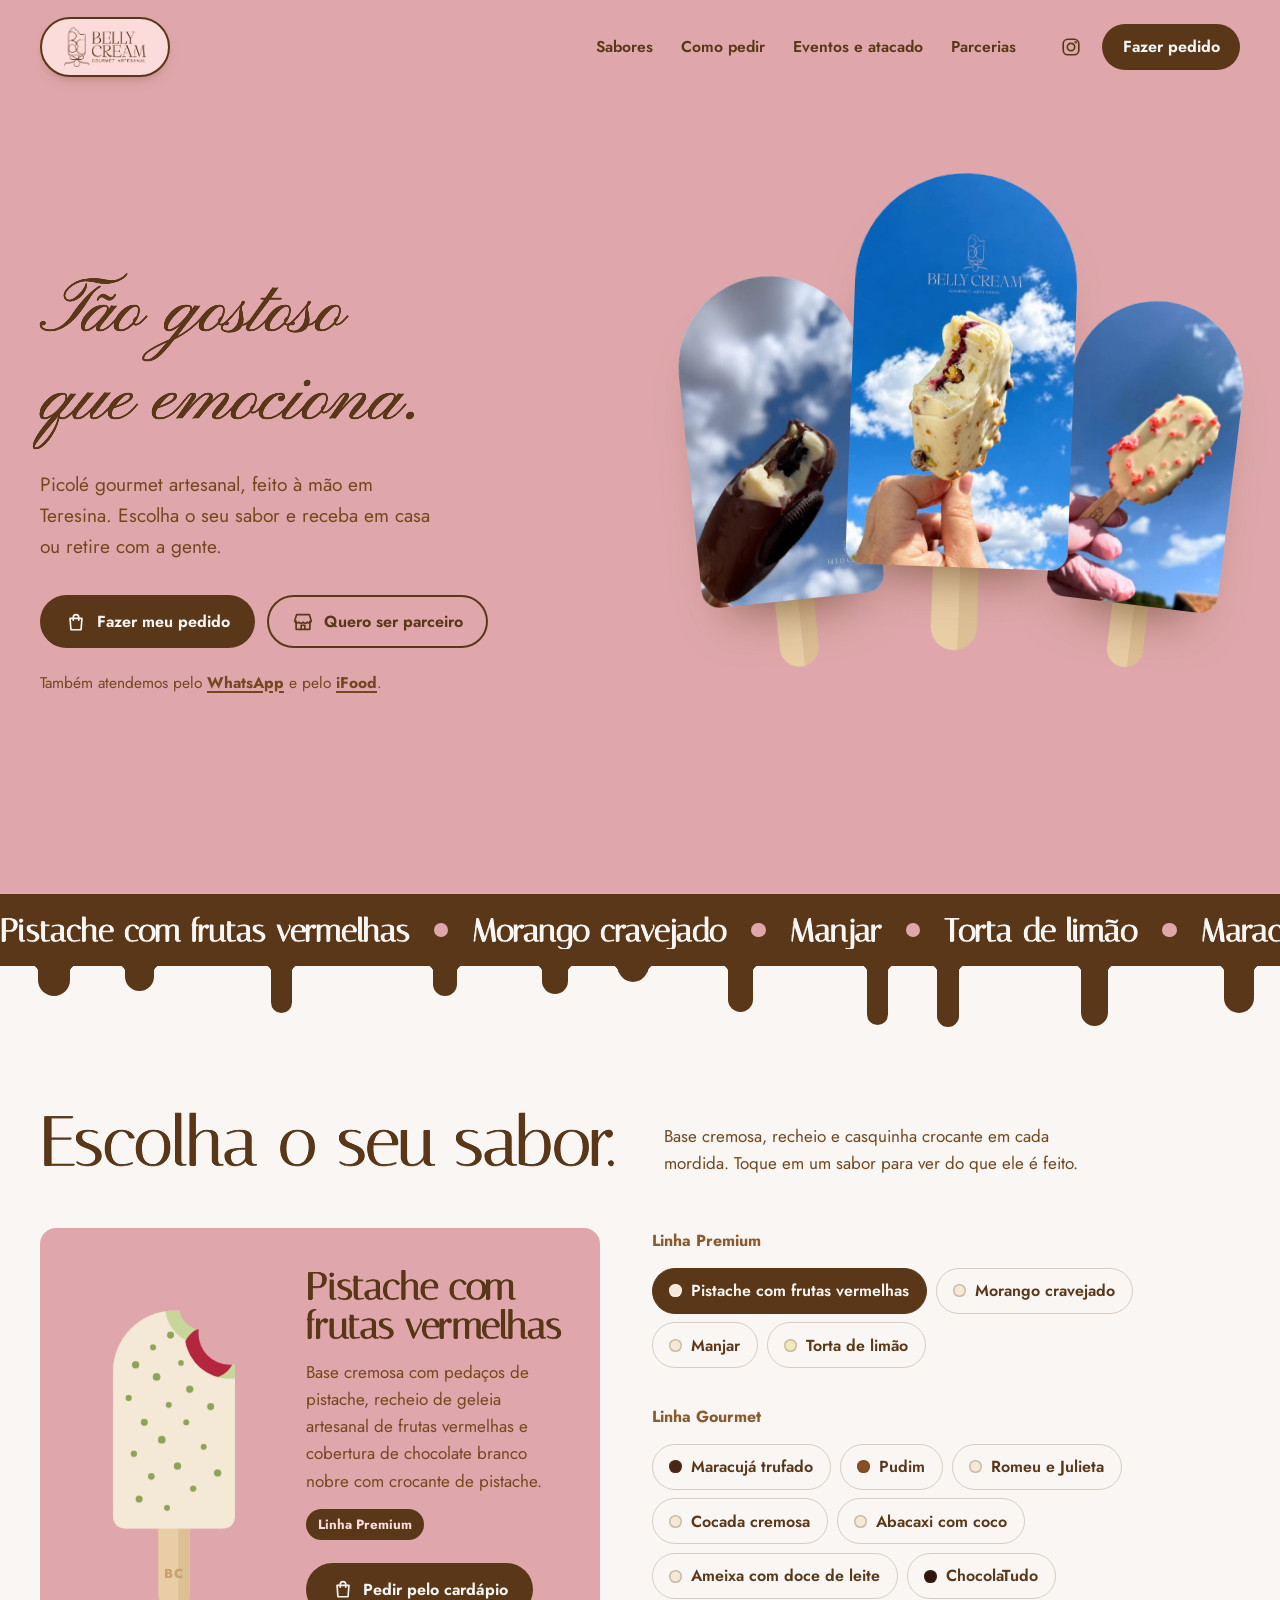
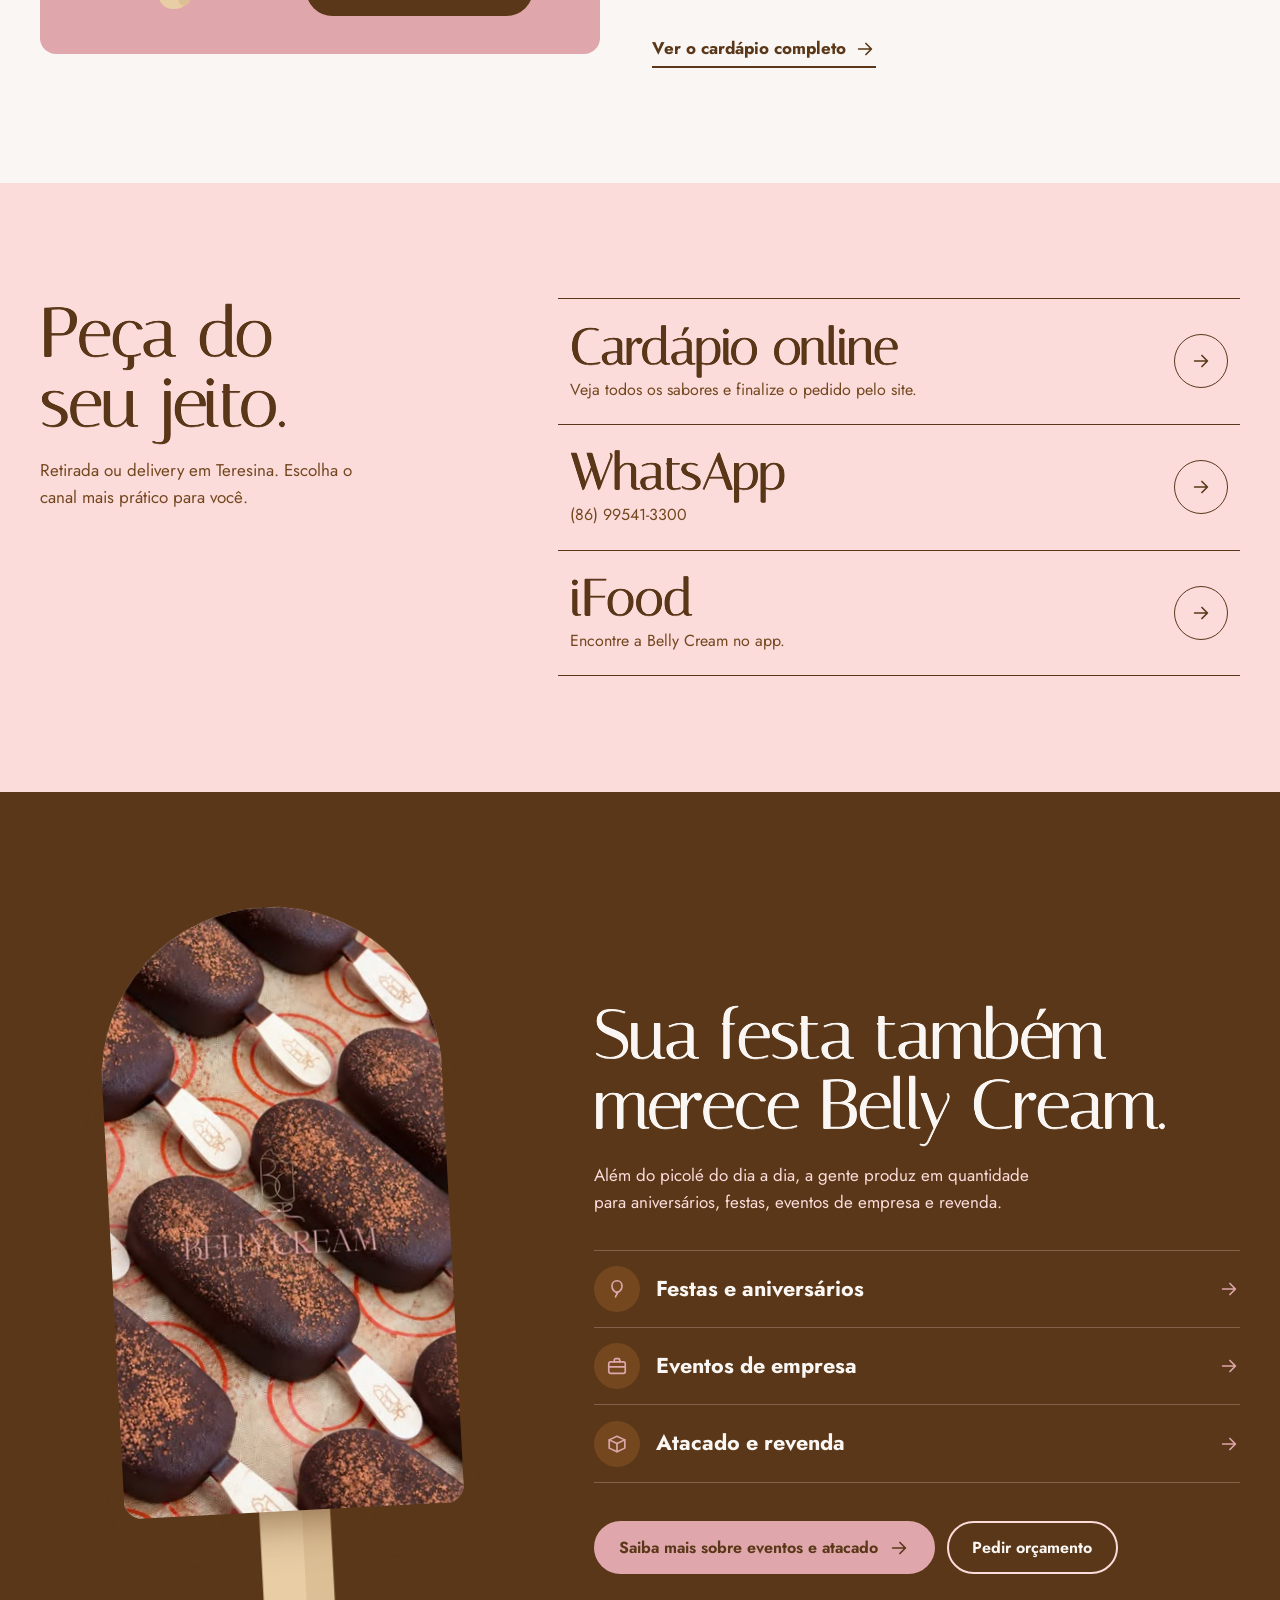
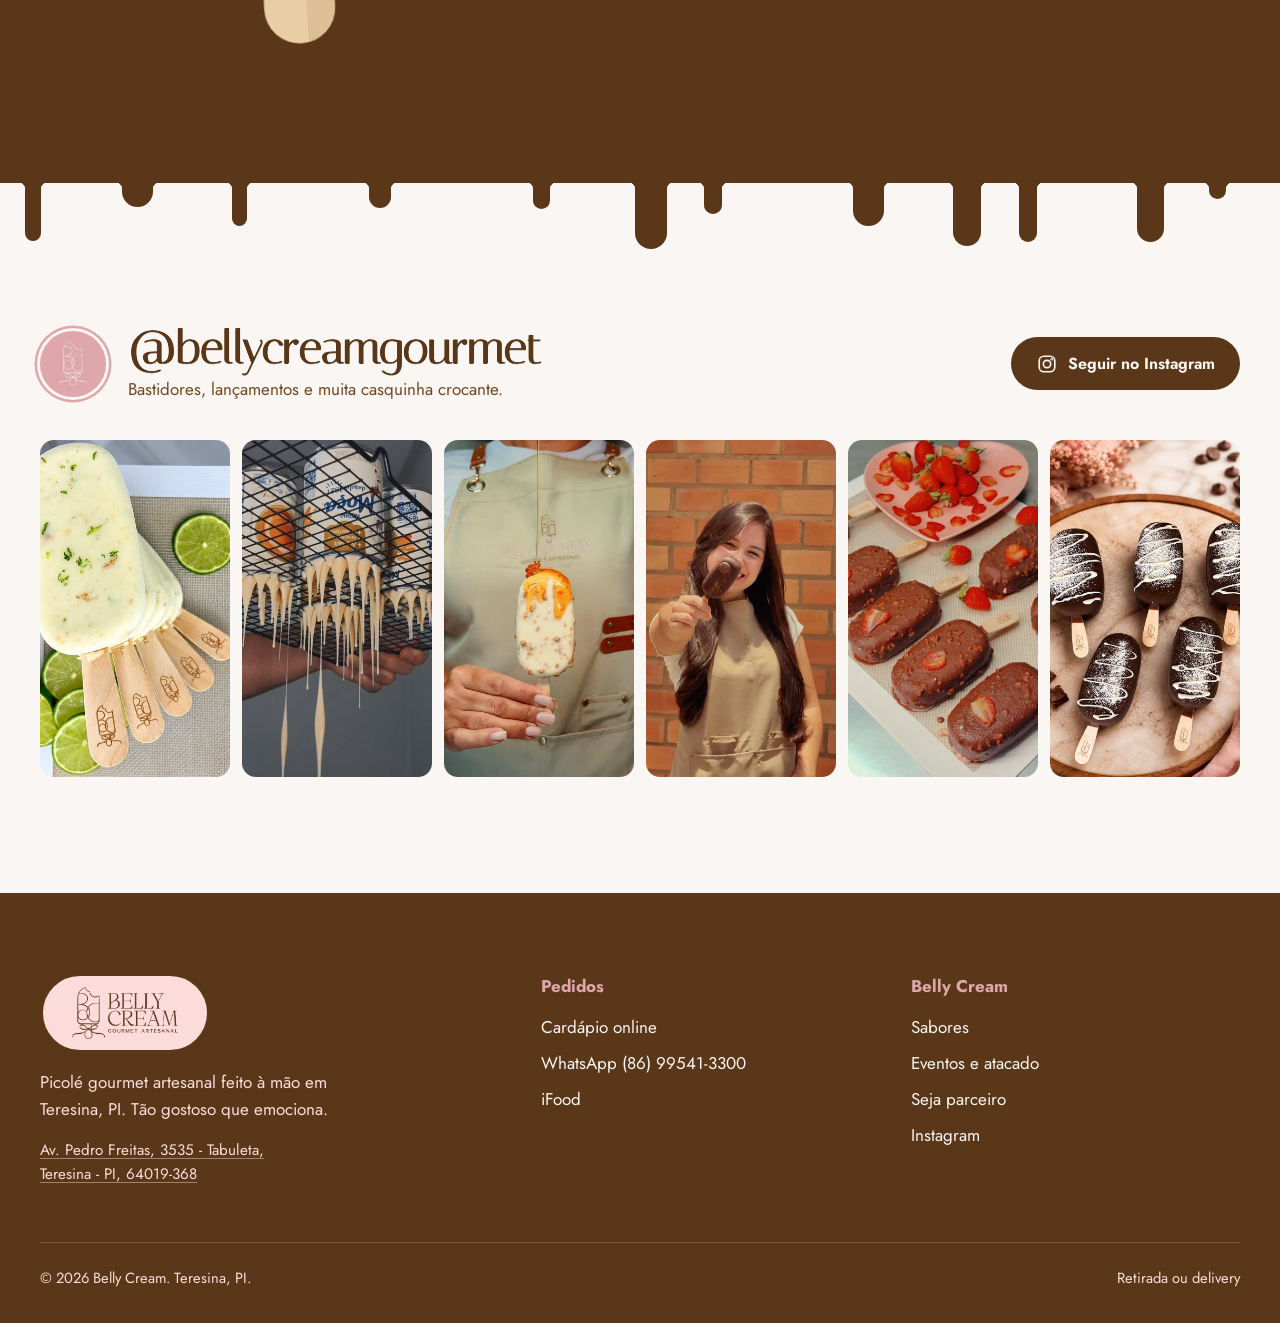
<file: index.html>
<!doctype html>
<html lang="pt-BR">
<head>
  <meta charset="utf-8">
  <meta name="viewport" content="width=device-width, initial-scale=1">
  <title>Belly Cream | Picolé gourmet artesanal em Teresina</title>
  <meta name="description" content="Picolé gourmet artesanal feito à mão em Teresina, PI. Peça pelo cardápio online, WhatsApp ou iFood, com retirada ou delivery. Também atendemos festas, eventos de empresa e atacado.">
  <meta name="robots" content="noindex">
  <meta name="theme-color" content="#DFA7AB">
  <meta property="og:title" content="Belly Cream | Picolé gourmet artesanal">
  <meta property="og:description" content="Tão gostoso que emociona. Picolé gourmet artesanal em Teresina, PI.">
  <meta property="og:type" content="website">
  <meta property="og:locale" content="pt_BR">
  <link rel="icon" href="assets/favicon.svg" type="image/svg+xml">
  <link rel="preconnect" href="https://fonts.googleapis.com">
  <link rel="preconnect" href="https://fonts.gstatic.com" crossorigin>
  <link rel="stylesheet" href="https://fonts.googleapis.com/css2?family=Italiana&family=Jost:wght@300;400;500;600;700;800&family=Pinyon+Script&display=swap">
  <link rel="stylesheet" href="assets/estilo.css">
  <script type="application/ld+json">
  {
    "@context": "https://schema.org",
    "@type": "IceCreamShop",
    "name": "Belly Cream",
    "description": "Picolé gourmet artesanal em Teresina, PI. Retirada ou delivery, festas, eventos de empresa e atacado.",
    "telephone": "+55 86 99541-3300",
    "url": "https://bellycream.vercel.app/",
    "address": { "@type": "PostalAddress", "streetAddress": "Av. Pedro Freitas, 3535 - Tabuleta", "addressLocality": "Teresina", "addressRegion": "PI", "postalCode": "64019-368", "addressCountry": "BR" },
    "hasMap": "https://www.google.com/maps?cid=372220466275212016",
    "hasMenu": "https://app.anota.ai/p/belly-gourmet-2",
    "sameAs": ["https://www.instagram.com/bellycreamgourmet/"]
  }
  </script>
  <script src="assets/site.js" defer></script>
</head>
<body>
<!--
THESIS: a marca vista pelo próprio produto. Picolés contra o céu de Teresina e a casquinha que escorre; recusa o template de sorveteria com banner e cards iguais.
OWN-WORLD: rosé #DFA6AC da marca em campos inteiros, chocolate #3B1E16 em faixas que pingam, leite #FCF5EF de descanso; janelas em forma de picolé com palito de madeira; Bricolage Grotesque condensada.
STORY: o visitante sente vontade, escolhe o sabor, pede pelo cardápio online e descobre que a Belly Cream também atende eventos e atacado.
FIRST VIEWPORT: tagline real enorme à esquerda, pedido e parceria logo abaixo; à direita três fotos reais em formato de picolé flutuando.
FORM: marca existente (rosé, logo de linha), seletor de sabores que recolore o picolé, pingos de chocolate como transição.
-->
<svg width="0" height="0" style="position:absolute" aria-hidden="true" focusable="false">
  <symbol id="i-picole" viewBox="0 0 32 32"><path fill="currentColor" d="M10 22V10a6 6 0 0 1 9.44-4.91 3.6 3.6 0 0 0 2.56 5.91V22a1.5 1.5 0 0 1-1.5 1.5h-9A1.5 1.5 0 0 1 10 22z"/><path d="M16 23v6" fill="none" stroke="currentColor" stroke-width="2.6" stroke-linecap="round"/></symbol>
  <symbol id="i-sacola" viewBox="0 0 24 24"><path d="M5.5 8h13l-1 12.5h-11z"/><path d="M9 10V7a3 3 0 0 1 6 0v3"/></symbol>
  <symbol id="i-loja" viewBox="0 0 24 24"><path d="M4.5 11v9h15v-9"/><path d="M3 10.5 5 4h14l2 6.5a2.6 2.6 0 0 1-4.5 1.7 2.6 2.6 0 0 1-4.5 0 2.6 2.6 0 0 1-4.5 0A2.6 2.6 0 0 1 3 10.5z"/><path d="M10 20v-4.5h4V20"/></symbol>
  <symbol id="i-insta" viewBox="0 0 24 24"><rect x="3.5" y="3.5" width="17" height="17" rx="5"/><circle cx="12" cy="12" r="4"/><circle cx="17.1" cy="6.9" r=".5"/></symbol>
  <symbol id="i-whats" viewBox="0 0 24 24"><path d="M20.5 11.6a8.4 8.4 0 0 1-12.2 7.5L3.5 20.5l1.4-4.6a8.4 8.4 0 1 1 15.6-4.3z"/></symbol>
  <symbol id="i-seta" viewBox="0 0 24 24"><path d="M5 12h14M13 6l6 6-6 6"/></symbol>
  <symbol id="i-festa" viewBox="0 0 24 24"><path d="M12 3c3.3 0 5.5 2.6 5.5 5.8 0 3.6-2.8 6.7-5.5 6.7S6.5 12.4 6.5 8.8C6.5 5.6 8.7 3 12 3z"/><path d="M11 15.6h2l-1 1.5z"/><path d="M12 17.1c0 1.6-1.6 2-1.6 3.6"/></symbol>
  <symbol id="i-empresa" viewBox="0 0 24 24"><rect x="3" y="7.5" width="18" height="12.5" rx="2"/><path d="M9 7.5v-2A1.5 1.5 0 0 1 10.5 4h3A1.5 1.5 0 0 1 15 5.5v2"/><path d="M3 13h18"/></symbol>
  <symbol id="i-caixa" viewBox="0 0 24 24"><path d="M3.5 7.5 12 3.5l8.5 4v9L12 20.5l-8.5-4z"/><path d="M3.5 7.5 12 11.5l8.5-4"/><path d="M12 11.5v9"/></symbol>
</svg>

<header class="topo" data-topo>
  <div class="topo-interno">
    <a class="marca" href="index.html" aria-label="Belly Cream, página inicial"><span class="broche marca-desktop"><img src="assets/marca/sublogo-marrom.png" alt="" width="1441" height="706"></span><span class="broche marca-mobile"><img src="assets/marca/icone-marrom.png" alt="" width="457" height="714"></span></a>
    <nav class="menu" aria-label="Principal">
      <a href="#sabores">Sabores</a>
      <a href="#pedir">Como pedir</a>
      <a href="eventos-e-atacado.html">Eventos e atacado</a>
      <a href="eventos-e-atacado.html#parceria">Parcerias</a>
    </nav>
    <div class="topo-acoes">
      <a class="icone-link" href="https://www.instagram.com/bellycreamgourmet/" target="_blank" rel="noopener" aria-label="Instagram da Belly Cream"><svg class="ic" aria-hidden="true"><use href="#i-insta"/></svg></a>
      <a class="botao botao-choco botao-pedido-topo" href="https://app.anota.ai/p/belly-gourmet-2" target="_blank" rel="noopener">Fazer pedido</a>
    </div>
  </div>
</header>

<main>
  <section class="hero" data-hero>
    <div class="hero-interno">
      <div>
        <h1>Tão gostoso que emociona.</h1>
        <p class="hero-lead">Picolé gourmet artesanal, feito à mão em Teresina. Escolha o seu sabor e receba em casa ou retire com a gente.</p>
        <div class="botoes">
          <a class="botao botao-choco" href="https://app.anota.ai/p/belly-gourmet-2" target="_blank" rel="noopener"><svg class="ic" aria-hidden="true"><use href="#i-sacola"/></svg>Fazer meu pedido</a>
          <a class="botao botao-contorno" href="eventos-e-atacado.html#parceria"><svg class="ic" aria-hidden="true"><use href="#i-loja"/></svg>Quero ser parceiro</a>
        </div>
        <p class="hero-canais">Também atendemos pelo <a href="https://wa.me/5586995413300?text=Ol%C3%A1%2C%20Belly%20Cream!%20Vim%20pelo%20site%20e%20quero%20fazer%20um%20pedido." target="_blank" rel="noopener">WhatsApp</a> e pelo <a href="https://www.ifood.com.br/delivery/teresina-pi/belly-cream-tabuleta/d9b1d28e-7876-4d71-abf2-5f1c92c3b740" target="_blank" rel="noopener">iFood</a>.</p>
      </div>
      <div class="palitos" data-palitos>
        <figure class="janela" style="--w:33%;--x:0%;--y:15%;--atraso:.12s">
          <div class="janela-mover" data-d="0.7" style="--r:-6deg"><div class="janela-foto"><img src="assets/fotos/ig-2026-09-30.jpg" alt="Picolé de chocolate mordido, mostrando o recheio cremoso, erguido contra o céu" width="360" height="640"></div></div>
        </figure>
        <figure class="janela" style="--w:40%;--x:30%;--y:0%;--z:2">
          <div class="janela-mover" data-d="1.2" style="--r:2deg"><div class="janela-foto"><img src="assets/fotos/ig-2026-09-17.jpg" alt="Picolé de chocolate branco com recheio de frutas vermelhas e a marca Belly Cream no céu azul" width="360" height="640"></div></div>
        </figure>
        <figure class="janela" style="--w:31%;--x:68%;--y:21%;--atraso:.24s">
          <div class="janela-mover" data-d="0.9" style="--r:7deg"><div class="janela-foto"><img src="assets/fotos/ig-2026-09-07.jpg" alt="Picolé coberto de chocolate branco com crocante rosa, contra o céu" width="360" height="640"></div></div>
        </figure>
      </div>
    </div>
  </section>

  <div class="faixa tem-pingos" aria-label="Alguns dos nossos sabores">
    <div class="faixa-janela">
      <div class="faixa-trilho">
        <ul class="faixa-lista" role="list" style="list-style:none;margin:0;padding:0">
          <li class="faixa-item">Pistache com frutas vermelhas</li>
          <li class="faixa-item">Morango cravejado</li>
          <li class="faixa-item">Manjar</li>
          <li class="faixa-item">Torta de limão</li>
          <li class="faixa-item">Maracujá trufado</li>
          <li class="faixa-item">Pudim</li>
          <li class="faixa-item">Romeu e Julieta</li>
          <li class="faixa-item">Cocada cremosa</li>
          <li class="faixa-item">Abacaxi com coco</li>
          <li class="faixa-item">ChocolaTudo</li>
        </ul>
        <ul class="faixa-lista" aria-hidden="true" style="list-style:none;margin:0;padding:0">
          <li class="faixa-item">Pistache com frutas vermelhas</li>
          <li class="faixa-item">Morango cravejado</li>
          <li class="faixa-item">Manjar</li>
          <li class="faixa-item">Torta de limão</li>
          <li class="faixa-item">Maracujá trufado</li>
          <li class="faixa-item">Pudim</li>
          <li class="faixa-item">Romeu e Julieta</li>
          <li class="faixa-item">Cocada cremosa</li>
          <li class="faixa-item">Abacaxi com coco</li>
          <li class="faixa-item">ChocolaTudo</li>
        </ul>
      </div>
    </div>
    <div class="pingos" data-pingos aria-hidden="true"></div>
  </div>

  <section class="secao sabores" id="sabores">
    <div class="envoltorio">
      <div class="cabeca-secao">
        <h2>Escolha o seu sabor.</h2>
        <p>Base cremosa, recheio e casquinha crocante em cada mordida. Toque em um sabor para ver do que ele é feito.</p>
      </div>
      <div class="sabores-grade">
        <div class="vitrine" data-vitrine>
          <svg class="picole" viewBox="0 0 220 400" role="img" aria-label="Ilustração do picolé do sabor escolhido" style="--coat:#F4E8D6;--base:#C9D69B;--fill:#B3263E;--top:#8DA457">
            <defs>
              <clipPath id="corpo"><path d="M40 120A70 70 0 0 1 180 120V284Q180 300 164 300H56Q40 300 40 284Z"/></clipPath>
              <clipPath id="nucleo"><circle cx="174" cy="76" r="52"/><circle cx="142" cy="46" r="42"/></clipPath>
              <mask id="mordida"><rect width="220" height="400" fill="#fff"/><circle cx="174" cy="76" r="36" fill="#000"/><circle cx="142" cy="46" r="26" fill="#000"/></mask>
            </defs>
            <rect class="p-palito" x="92" y="286" width="36" height="106" rx="17"/>
            <rect class="p-palito-sombra" x="115" y="290" width="13" height="98" rx="6.5"/>
            <text class="p-marca" x="110" y="356" text-anchor="middle">BC</text>
            <g mask="url(#mordida)">
              <g clip-path="url(#corpo)">
                <rect class="p-coat" width="220" height="400"/>
                <circle class="p-base" cx="174" cy="76" r="52"/>
                <circle class="p-base" cx="142" cy="46" r="42"/>
                <circle class="p-fill" cx="150" cy="98" r="30" clip-path="url(#nucleo)"/>
                <g class="p-top">
                  <circle cx="66" cy="112" r="4.2"/><circle cx="86" cy="92" r="3.4"/><circle cx="106" cy="78" r="4"/><circle cx="58" cy="150" r="3.6"/>
                  <circle cx="90" cy="126" r="4.4"/><circle cx="118" cy="110" r="3.2"/><circle cx="76" cy="178" r="4"/><circle cx="104" cy="158" r="3.4"/>
                  <circle cx="128" cy="140" r="4.2"/><circle cx="64" cy="214" r="3.6"/><circle cx="96" cy="198" r="4.4"/><circle cx="124" cy="178" r="3.4"/>
                  <circle cx="152" cy="160" r="4"/><circle cx="84" cy="240" r="3.8"/><circle cx="114" cy="228" r="4.2"/><circle cx="144" cy="206" r="3.4"/>
                  <circle cx="70" cy="266" r="4"/><circle cx="132" cy="254" r="3.6"/><circle cx="160" cy="236" r="4.2"/><circle cx="102" cy="276" r="3.4"/>
                </g>
              </g>
            </g>
          </svg>
          <div class="vitrine-info" aria-live="polite">
            <h3 data-nome>Pistache com frutas vermelhas</h3>
            <p data-desc>Base cremosa com pedaços de pistache, recheio de geleia artesanal de frutas vermelhas e cobertura de chocolate branco nobre com crocante de pistache.</p>
            <span class="selo" data-cat>Linha Premium</span>
            <div><a class="botao botao-choco" href="https://app.anota.ai/p/belly-gourmet-2" target="_blank" rel="noopener"><svg class="ic" aria-hidden="true"><use href="#i-sacola"/></svg>Pedir pelo cardápio</a></div>
          </div>
        </div>

        <div>
          <div class="grupo-sabores">
            <p class="grupo-titulo" id="g-premium">Linha Premium</p>
            <div class="chips" role="group" aria-labelledby="g-premium">
              <button class="chip" type="button" aria-pressed="true" data-sabor data-cat="Premium" style="--coat:#F4E8D6" data-coat="#F4E8D6" data-base="#C9D69B" data-fill="#B3263E" data-top="#8DA457" data-desc="Base cremosa com pedaços de pistache, recheio de geleia artesanal de frutas vermelhas e cobertura de chocolate branco nobre com crocante de pistache.">Pistache com frutas vermelhas</button>
              <button class="chip" type="button" aria-pressed="false" data-sabor data-cat="Premium" style="--coat:#F4E8D6" data-coat="#F4E8D6" data-base="#F7DCD3" data-fill="#D23A52" data-top="#E8728C" data-desc="Base ultra cremosa recheada com geleia artesanal de morango, banhada no chocolate branco nobre e finalizada com um crocante cravejado.">Morango cravejado</button>
              <button class="chip" type="button" aria-pressed="false" data-sabor data-cat="Premium" style="--coat:#F4E8D6" data-coat="#F4E8D6" data-base="#FBF6EC" data-fill="#5E2A3A" data-top="#E2D2B6" data-desc="Base ultra cremosa de coco recheada com ameixa em calda, banhada no chocolate branco nobre e finalizada com coco ralado.">Manjar</button>
              <button class="chip" type="button" aria-pressed="false" data-sabor data-cat="Premium" style="--coat:#F1E9BE" data-coat="#F1E9BE" data-base="#F8F2D6" data-fill="#4A2619" data-top="#8DB04A" data-desc="Base cremosa de limão com pedaços de biscoito crocante, recheada com brigadeiro gourmet.">Torta de limão</button>
            </div>
          </div>
          <div class="grupo-sabores">
            <p class="grupo-titulo" id="g-gourmet">Linha Gourmet</p>
            <div class="chips" role="group" aria-labelledby="g-gourmet">
              <button class="chip" type="button" aria-pressed="false" data-sabor data-cat="Gourmet" style="--coat:#4A2619" data-coat="#4A2619" data-base="#F2D36B" data-fill="#3A1D14" data-desc="Base ultra cremosa de maracujá recheada com brigadeiro gourmet e finalizada com casquinha crocante de chocolate meio amargo.">Maracujá trufado</button>
              <button class="chip" type="button" aria-pressed="false" data-sabor data-cat="Gourmet" style="--coat:#8A4F24" data-coat="#8A4F24" data-base="#F3D9A4" data-fill="#B8661E" data-top="#D9963F" data-desc="Base de creme de pudim recheada com calda caramelizada e casquinha crocante de caramelo salgado com chocolate.">Pudim</button>
              <button class="chip" type="button" aria-pressed="false" data-sabor data-cat="Gourmet" style="--coat:#F4E8D6" data-coat="#F4E8D6" data-base="#FAF0DD" data-fill="#B02E3A" data-desc="Base de cream cheese com queijo, recheio de goiabada e casquinha crocante de chocolate branco.">Romeu e Julieta</button>
              <button class="chip" type="button" aria-pressed="false" data-sabor data-cat="Gourmet" style="--coat:#F4E8D6" data-coat="#F4E8D6" data-base="#FBF6EC" data-fill="#C99A5B" data-desc="Base super cremosa de coco recheada com cocada cremosa moreninha e uma casquinha delicada de chocolate branco.">Cocada cremosa</button>
              <button class="chip" type="button" aria-pressed="false" data-sabor data-cat="Gourmet" style="--coat:#F4E8D6" data-coat="#F4E8D6" data-base="#F4E08F" data-fill="#E3B23C" data-desc="Base de creme de abacaxi recheada com abacaxi caramelizado e beijinho de coco, com casquinha de chocolate branco.">Abacaxi com coco</button>
              <button class="chip" type="button" aria-pressed="false" data-sabor data-cat="Gourmet" style="--coat:#F4E8D6" data-coat="#F4E8D6" data-base="#D9B0BB" data-fill="#C68A43" data-top="#C98A3E" data-desc="Base de creme de ameixa recheada com doce de leite puro e pedaços de ameixa, com casquinha de chocolate branco e crocante de caramelo salgado.">Ameixa com doce de leite</button>
              <button class="chip" type="button" aria-pressed="false" data-sabor data-cat="Gourmet" style="--coat:#2E150D" data-coat="#2E150D" data-base="#6B3A25" data-fill="#3A1A10" data-desc="Base cremosa de chocolate 100% recheada com brigadeiro meio amargo e coberta com casquinha crocante de chocolate 70%.">ChocolaTudo</button>            </div>
          </div>
          <a class="link-seta" href="https://app.anota.ai/p/belly-gourmet-2" target="_blank" rel="noopener">Ver o cardápio completo<svg class="ic" aria-hidden="true"><use href="#i-seta"/></svg></a>
        </div>
      </div>
    </div>
  </section>

  <section class="secao pedir" id="pedir">
    <div class="envoltorio pedir-grade">
      <div>
        <h2>Peça do seu jeito.</h2>
        <p>Retirada ou delivery em Teresina. Escolha o canal mais prático para você.</p>
      </div>
      <ul class="canais">
        <li class="canal"><a href="https://app.anota.ai/p/belly-gourmet-2" target="_blank" rel="noopener"><span class="canal-nome">Cardápio online</span><span class="canal-nota">Veja todos os sabores e finalize o pedido pelo site.</span><span class="canal-seta"><svg class="ic" aria-hidden="true"><use href="#i-seta"/></svg></span></a></li>
        <li class="canal"><a href="https://wa.me/5586995413300?text=Ol%C3%A1%2C%20Belly%20Cream!%20Vim%20pelo%20site%20e%20quero%20fazer%20um%20pedido." target="_blank" rel="noopener"><span class="canal-nome">WhatsApp</span><span class="canal-nota">(86) 99541-3300</span><span class="canal-seta"><svg class="ic" aria-hidden="true"><use href="#i-seta"/></svg></span></a></li>
        <li class="canal"><a href="https://www.ifood.com.br/delivery/teresina-pi/belly-cream-tabuleta/d9b1d28e-7876-4d71-abf2-5f1c92c3b740" target="_blank" rel="noopener"><span class="canal-nome">iFood</span><span class="canal-nota">Encontre a Belly Cream no app.</span><span class="canal-seta"><svg class="ic" aria-hidden="true"><use href="#i-seta"/></svg></span></a></li>
      </ul>
    </div>
  </section>

  <section class="secao escuro teaser tem-pingos" id="eventos">
    <div class="envoltorio teaser-grade">
      <div class="teaser-foto">
        <figure class="janela-solta" style="--w:340px;margin:0 auto">
          <div class="janela-mover" style="--r:-3deg"><div class="janela-foto"><img src="assets/fotos/ig-2026-09-25.jpg" alt="Picolés de chocolate polvilhados com cacau, com a marca Belly Cream gravada nos palitos" width="480" height="640" loading="lazy"></div></div>
        </figure>
      </div>
      <div>
        <h2>Sua festa também merece Belly Cream.</h2>
        <p class="texto-apoio">Além do picolé do dia a dia, a gente produz em quantidade para aniversários, festas, eventos de empresa e revenda.</p>
        <ul class="lista-frentes">
          <li><a href="eventos-e-atacado.html#festas"><span class="bola"><svg class="ic" aria-hidden="true"><use href="#i-festa"/></svg></span>Festas e aniversários<svg class="ic seta" aria-hidden="true"><use href="#i-seta"/></svg></a></li>
          <li><a href="eventos-e-atacado.html#empresas"><span class="bola"><svg class="ic" aria-hidden="true"><use href="#i-empresa"/></svg></span>Eventos de empresa<svg class="ic seta" aria-hidden="true"><use href="#i-seta"/></svg></a></li>
          <li><a href="eventos-e-atacado.html#atacado"><span class="bola"><svg class="ic" aria-hidden="true"><use href="#i-caixa"/></svg></span>Atacado e revenda<svg class="ic seta" aria-hidden="true"><use href="#i-seta"/></svg></a></li>
        </ul>
        <div class="botoes">
          <a class="botao botao-rose" href="eventos-e-atacado.html">Saiba mais sobre eventos e atacado<svg class="ic" aria-hidden="true"><use href="#i-seta"/></svg></a>
          <a class="botao botao-contorno-claro" href="eventos-e-atacado.html#orcamento">Pedir orçamento</a>
        </div>
      </div>
    </div>
    <div class="pingos" data-pingos aria-hidden="true"></div>
  </section>

  <section class="secao insta" aria-labelledby="insta-titulo">
    <div class="envoltorio">
      <div class="insta-cabeca">
        <img class="insta-avatar" src="assets/fotos/perfil.jpg" alt="" width="66" height="66" loading="lazy">
        <div>
          <h2 id="insta-titulo">@bellycreamgourmet</h2>
          <p>Bastidores, lançamentos e muita casquinha crocante.</p>
        </div>
        <a class="botao botao-choco" href="https://www.instagram.com/bellycreamgourmet/" target="_blank" rel="noopener"><svg class="ic" aria-hidden="true"><use href="#i-insta"/></svg>Seguir no Instagram</a>
      </div>
      <div class="insta-grade">
        <a href="https://www.instagram.com/bellycreamgourmet/" target="_blank" rel="noopener"><img src="assets/fotos/ig-2026-10-01.jpg" alt="Picolés de limão com raspas da fruta e limões cortados" width="360" height="640" loading="lazy"></a>
        <a href="https://www.instagram.com/bellycreamgourmet/" target="_blank" rel="noopener"><img src="assets/fotos/ig-2026-09-29.jpg" alt="Chocolate branco escorrendo dos picolés na produção" width="360" height="640" loading="lazy"></a>
        <a href="https://www.instagram.com/bellycreamgourmet/" target="_blank" rel="noopener"><img src="assets/fotos/ig-2026-09-27.jpg" alt="Calda de caramelo caindo sobre um picolé branco" width="360" height="640" loading="lazy"></a>
        <a href="https://www.instagram.com/bellycreamgourmet/" target="_blank" rel="noopener"><img src="assets/fotos/ig-2026-09-26.jpg" alt="Atendente da Belly Cream sorrindo e mostrando um picolé de chocolate" width="360" height="640" loading="lazy"></a>
        <a href="https://www.instagram.com/bellycreamgourmet/" target="_blank" rel="noopener"><img src="assets/fotos/ig-2026-09-03.jpg" alt="Picolés de chocolate com morango ao lado de um prato de morangos" width="360" height="640" loading="lazy"></a>
        <a href="https://www.instagram.com/bellycreamgourmet/" target="_blank" rel="noopener"><img src="assets/fotos/ig-2026-09-01.jpg" alt="Bandeja de picolés de chocolate decorados com fios de chocolate branco" width="360" height="640" loading="lazy"></a>
      </div>
    </div>
  </section>
</main>

<footer class="rodape escuro">
  <div class="envoltorio">
    <div class="rodape-grade">
      <div>
        <a class="marca" href="index.html" aria-label="Belly Cream"><span class="broche marca-desktop"><img src="assets/marca/sublogo-marrom.png" alt="" width="1441" height="706"></span><span class="broche marca-mobile"><img src="assets/marca/icone-marrom.png" alt="" width="457" height="714"></span></a>
        <p class="rodape-sobre">Picolé gourmet artesanal feito à mão em Teresina, PI. Tão gostoso que emociona.</p>
        <p class="rodape-endereco"><a href="https://www.google.com/maps?cid=372220466275212016" target="_blank" rel="noopener">Av. Pedro Freitas, 3535 - Tabuleta, Teresina - PI, 64019-368</a></p>
      </div>
      <div>
        <p class="rodape-titulo">Pedidos</p>
        <ul>
          <li><a href="https://app.anota.ai/p/belly-gourmet-2" target="_blank" rel="noopener">Cardápio online</a></li>
          <li><a href="https://wa.me/5586995413300?text=Ol%C3%A1%2C%20Belly%20Cream!%20Vim%20pelo%20site%20e%20quero%20fazer%20um%20pedido." target="_blank" rel="noopener">WhatsApp (86) 99541-3300</a></li>
          <li><a href="https://www.ifood.com.br/delivery/teresina-pi/belly-cream-tabuleta/d9b1d28e-7876-4d71-abf2-5f1c92c3b740" target="_blank" rel="noopener">iFood</a></li>
        </ul>
      </div>
      <div>
        <p class="rodape-titulo">Belly Cream</p>
        <ul>
          <li><a href="#sabores">Sabores</a></li>
          <li><a href="eventos-e-atacado.html">Eventos e atacado</a></li>
          <li><a href="eventos-e-atacado.html#parceria">Seja parceiro</a></li>
          <li><a href="https://www.instagram.com/bellycreamgourmet/" target="_blank" rel="noopener">Instagram</a></li>
        </ul>
      </div>
    </div>
    <div class="rodape-base">
      <span>© 2026 Belly Cream. Teresina, PI.</span>
      <span>Retirada ou delivery</span>
    </div>
  </div>
</footer>

<div class="barra-movel" data-barra>
  <a class="botao botao-choco" href="https://app.anota.ai/p/belly-gourmet-2" target="_blank" rel="noopener">Fazer pedido</a>
  <a class="botao botao-rose" href="eventos-e-atacado.html#parceria">Parceria</a>
</div>
</body>
</html>
</file>
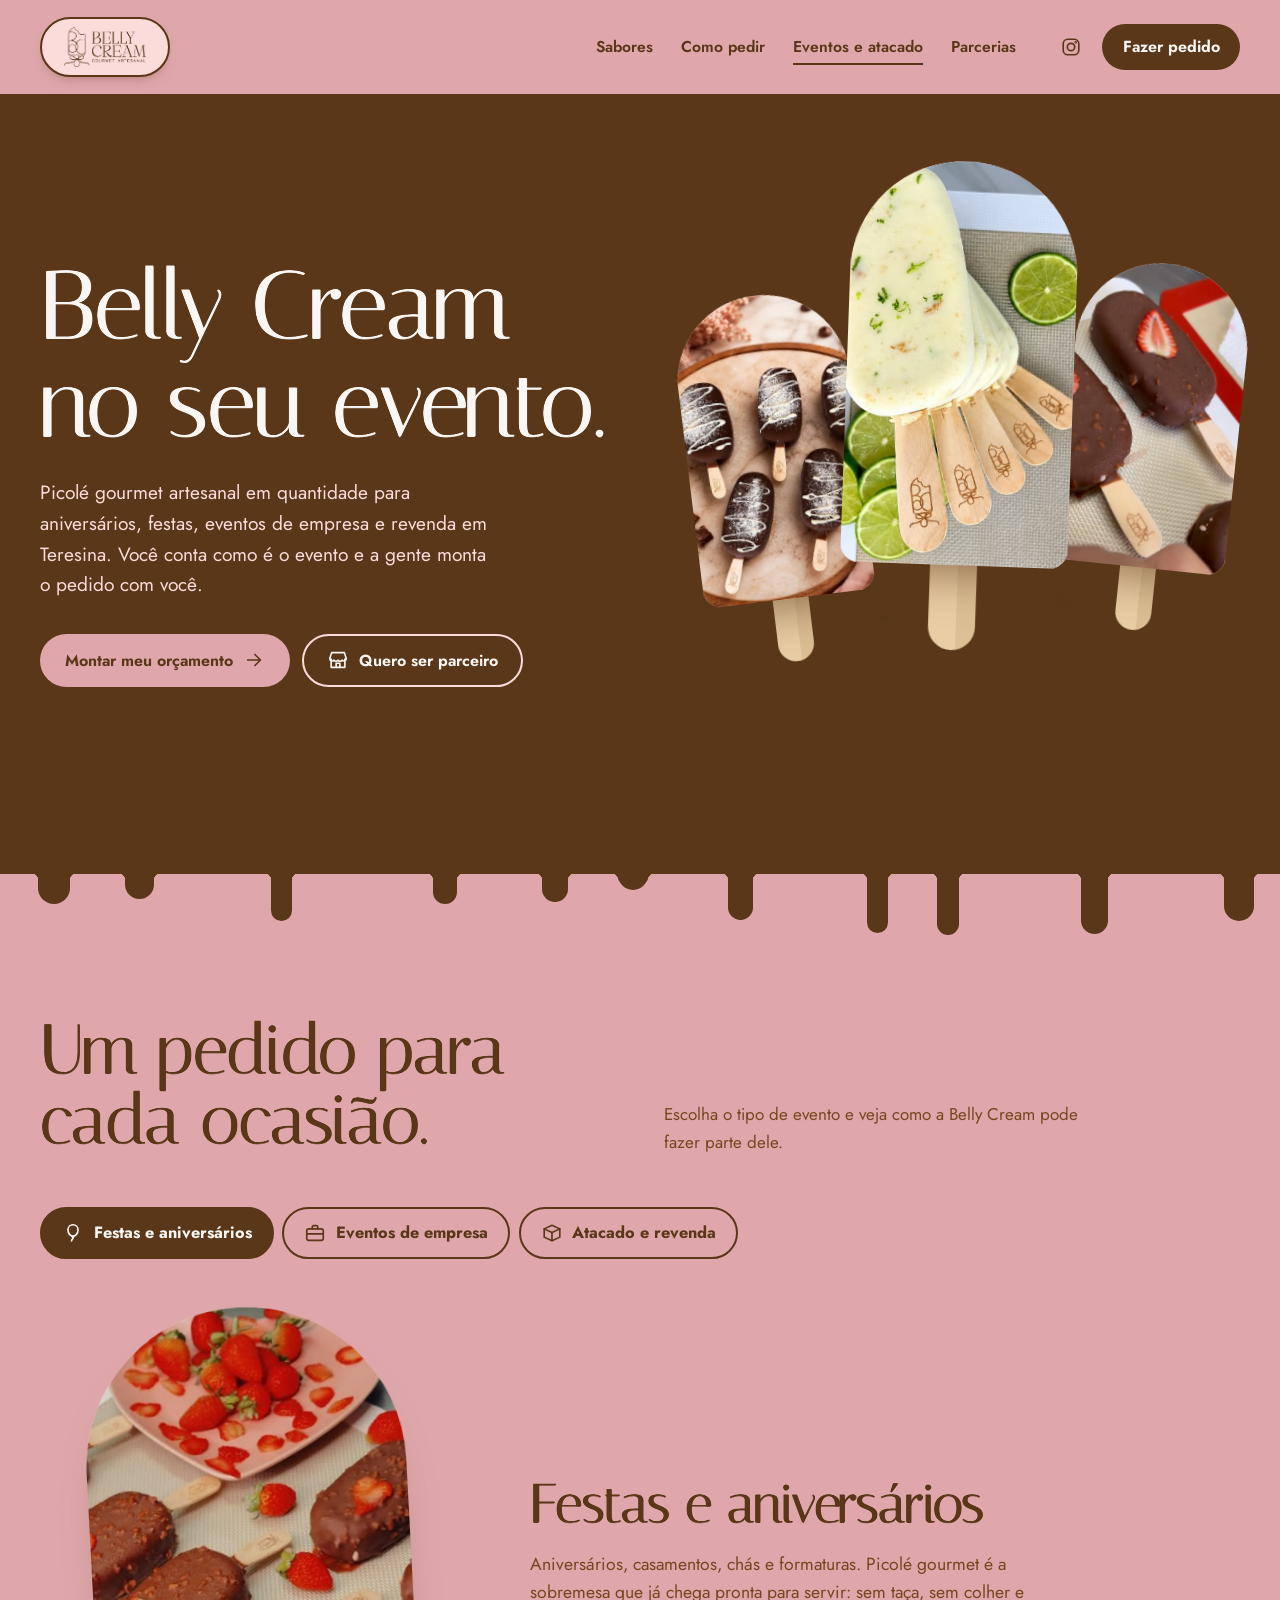
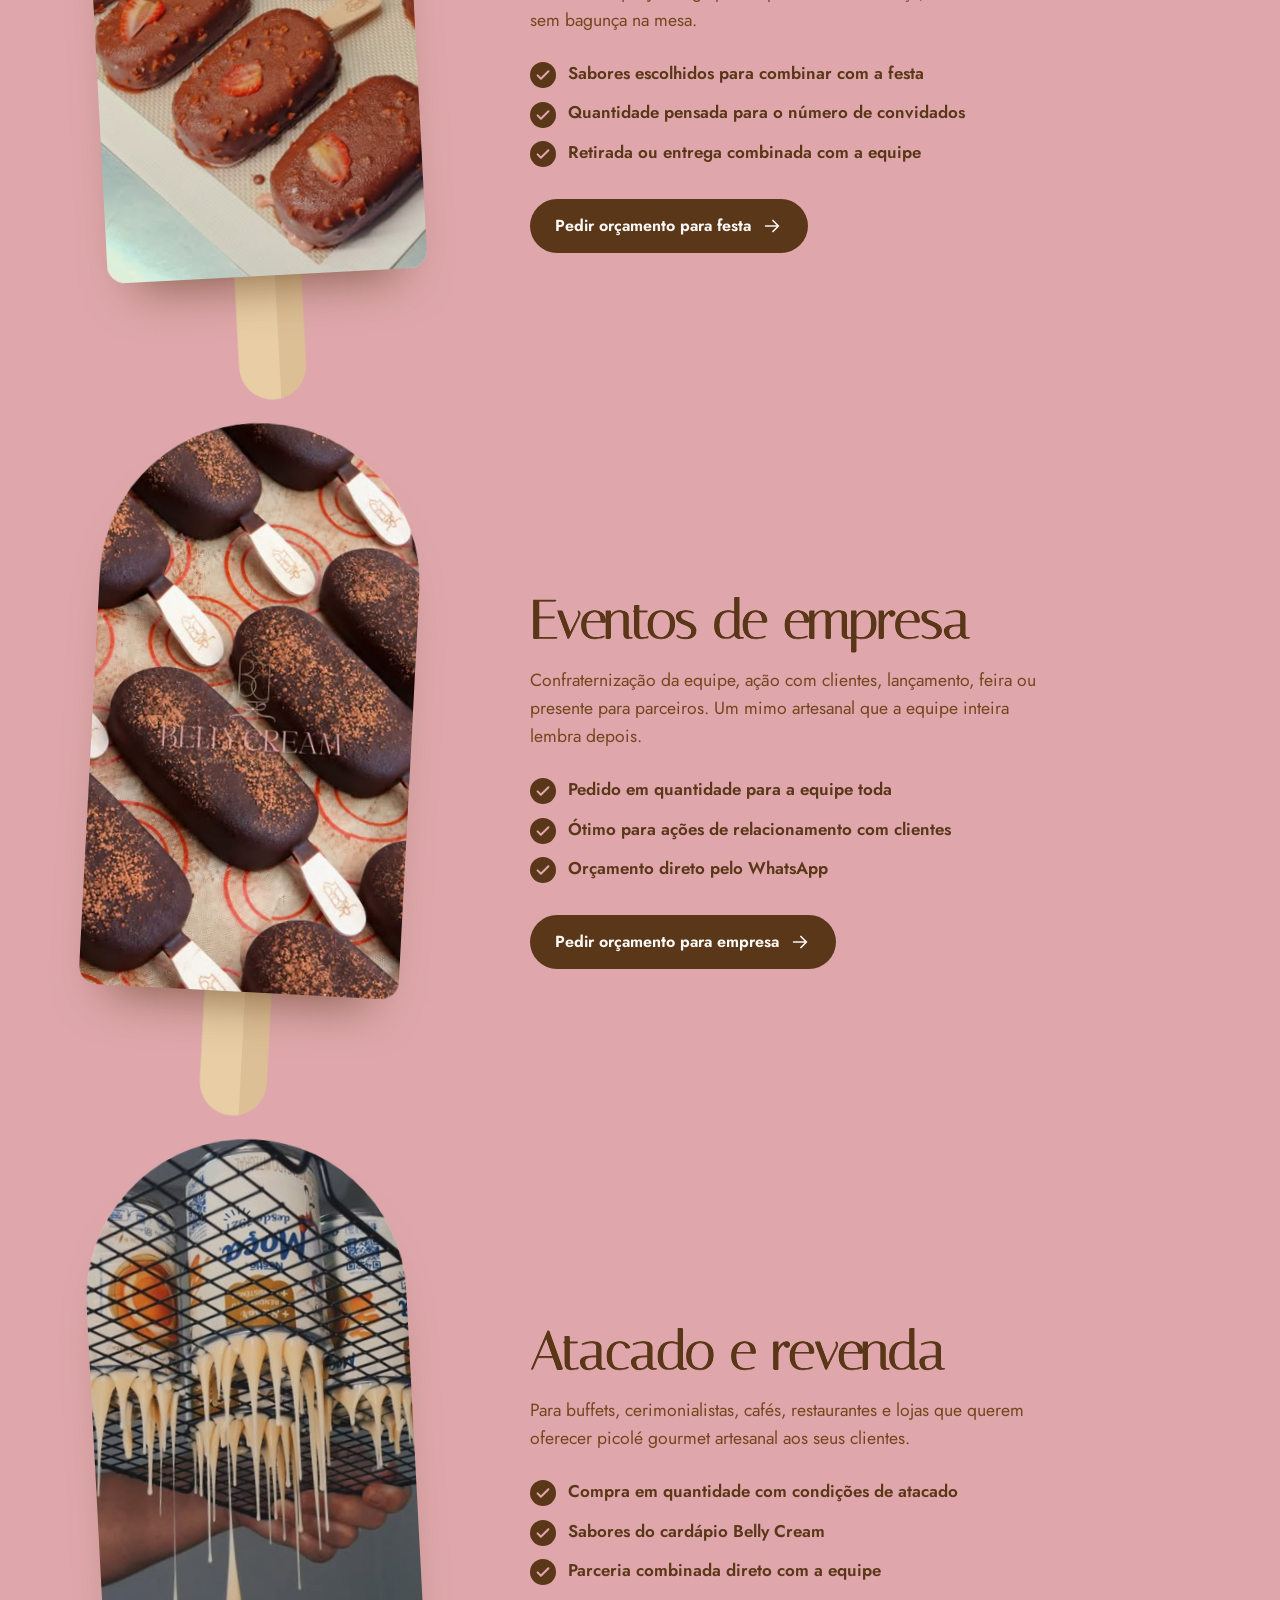
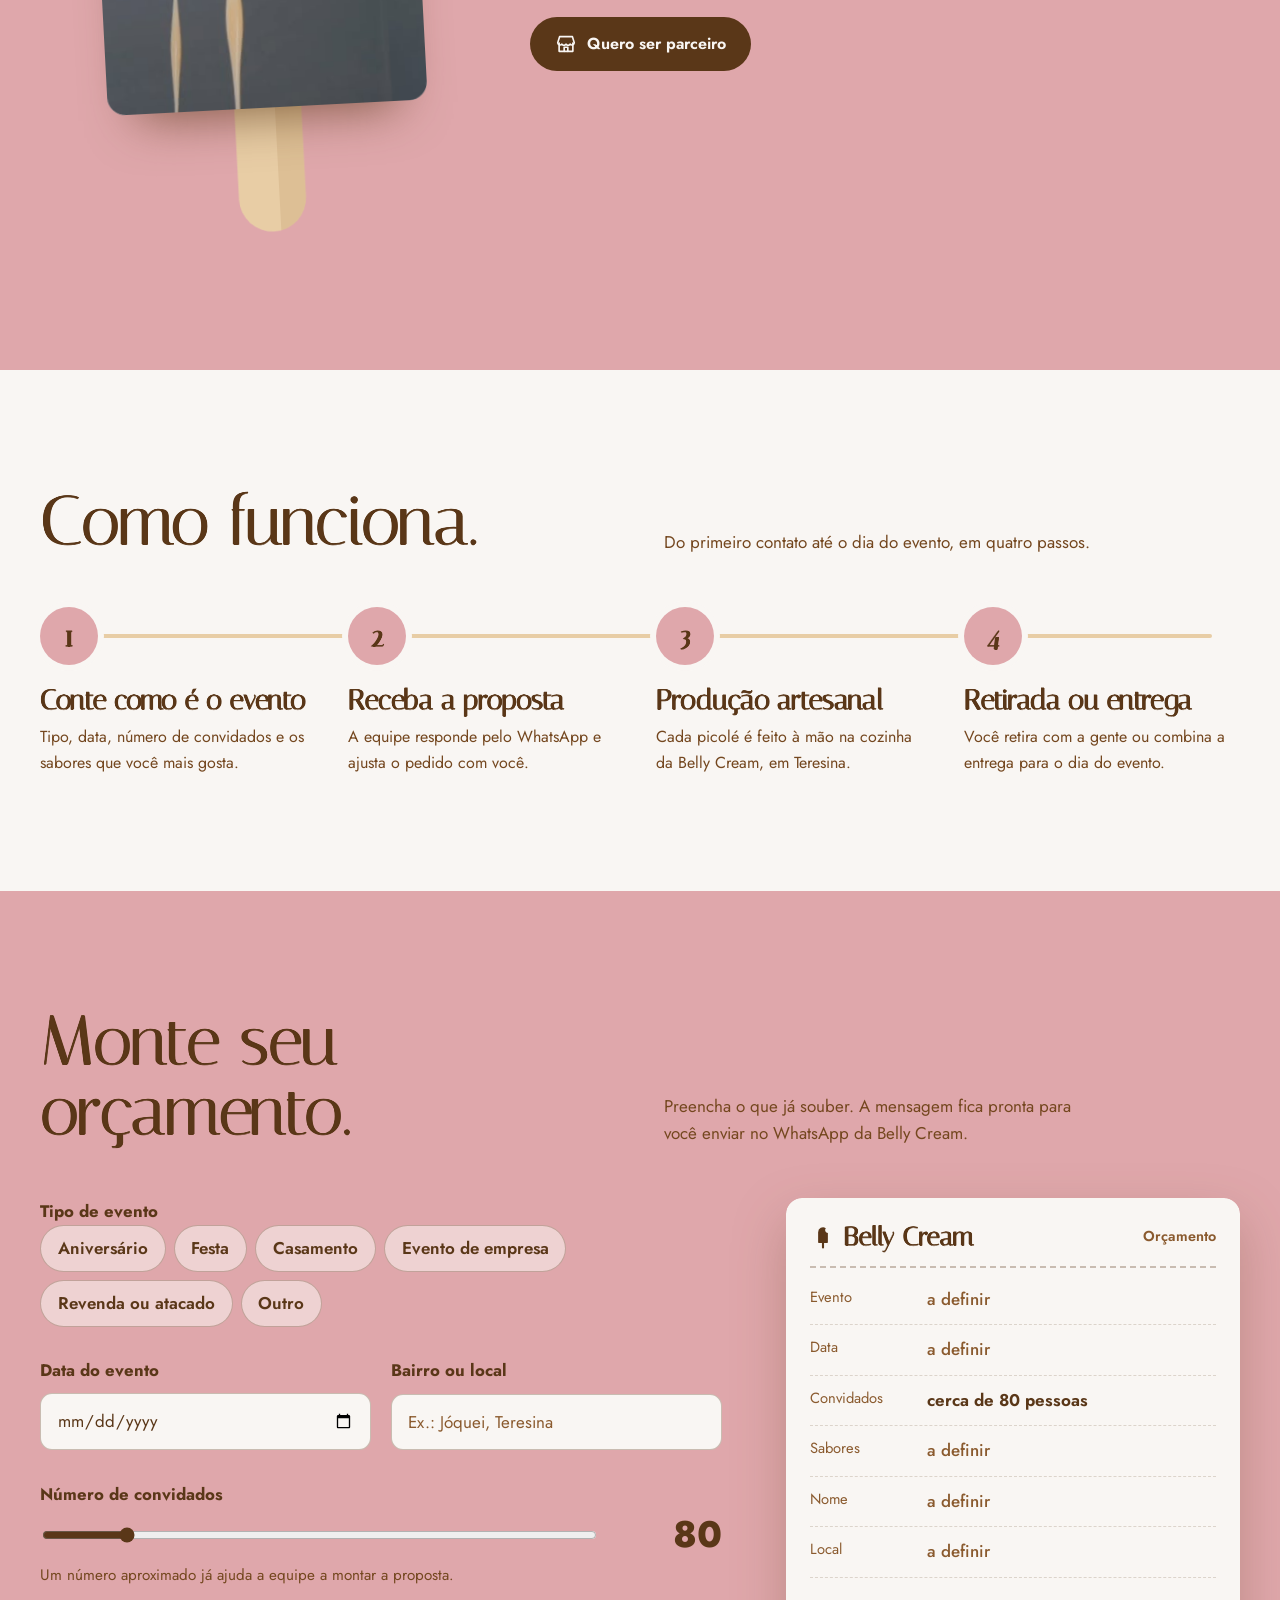
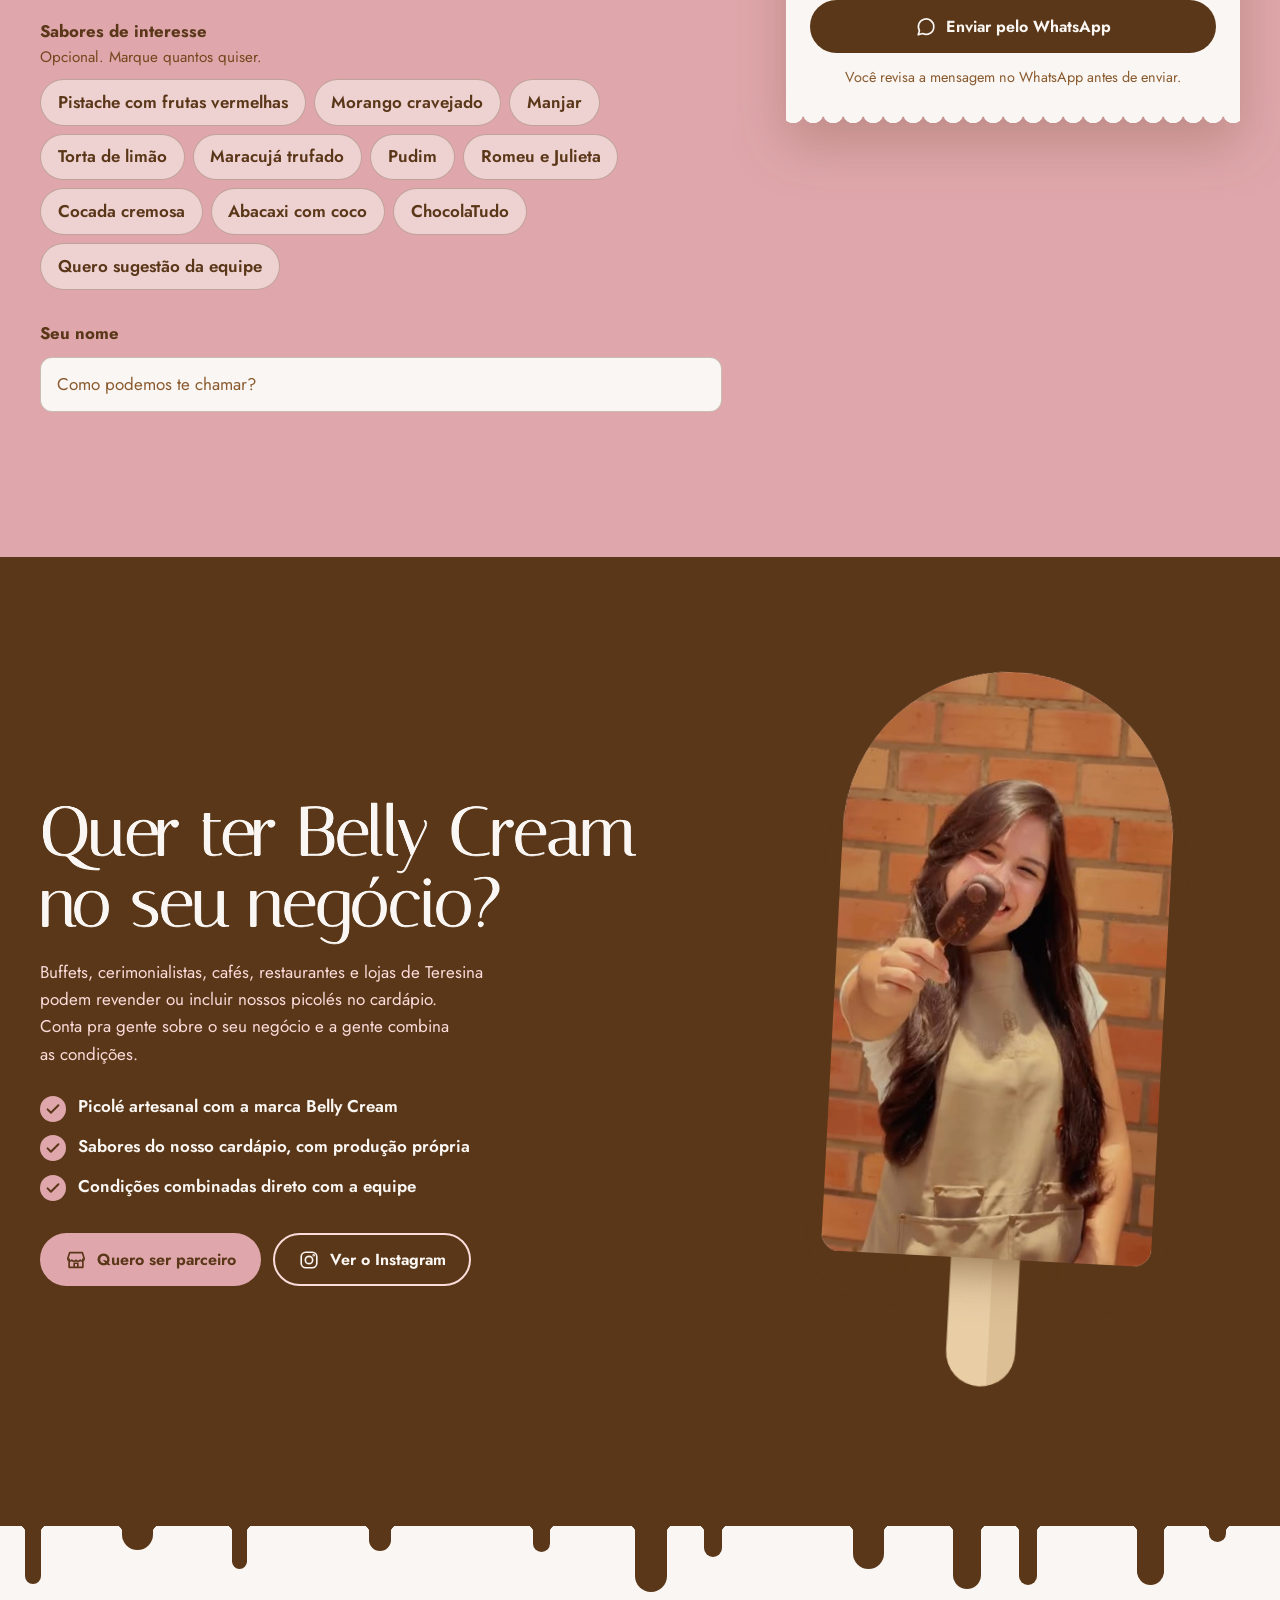
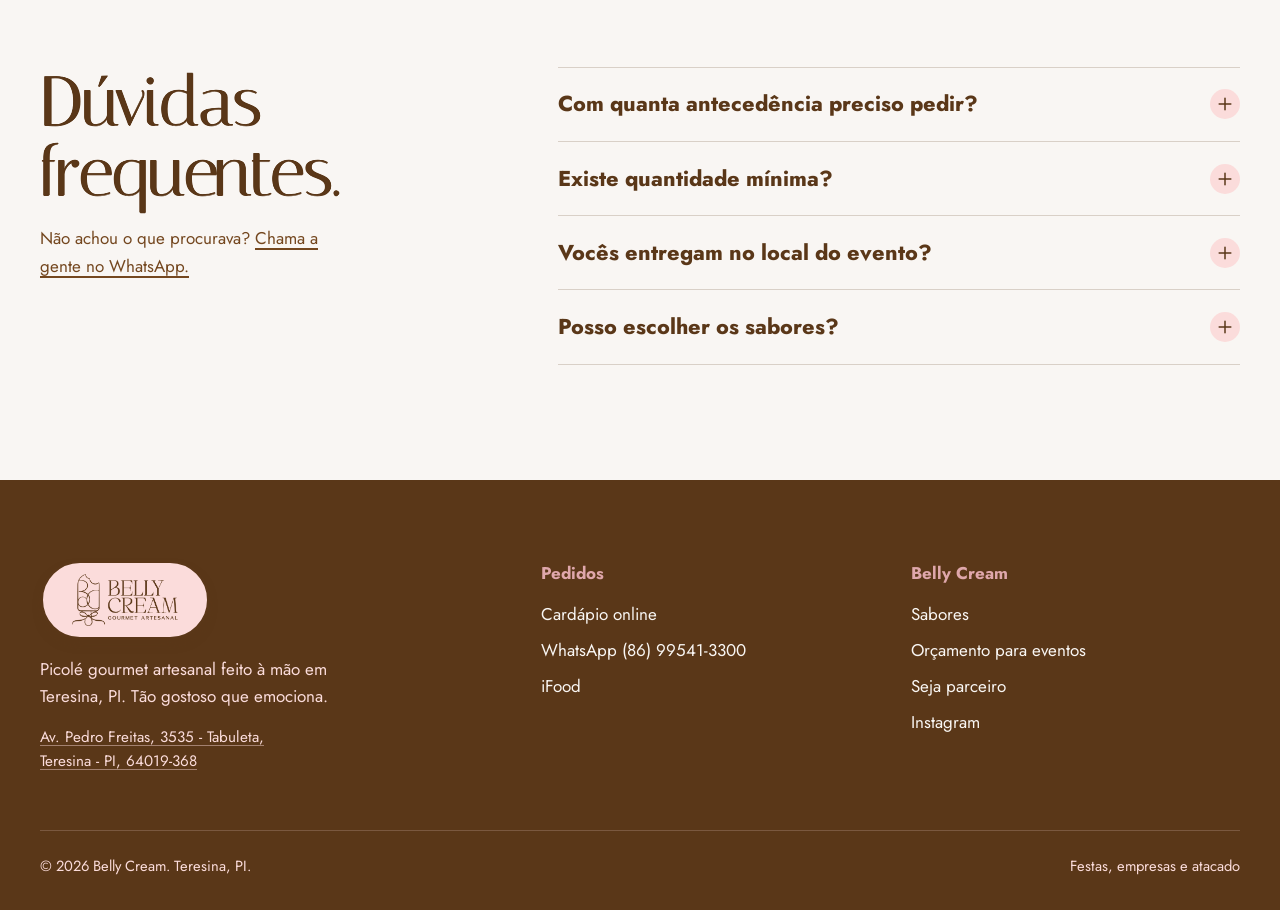
<file: eventos-e-atacado.html>
<!doctype html>
<html lang="pt-BR">
<head>
  <meta charset="utf-8">
  <meta name="viewport" content="width=device-width, initial-scale=1">
  <title>Eventos e atacado | Belly Cream, picolé gourmet em Teresina</title>
  <meta name="description" content="Picolé gourmet artesanal em quantidade para aniversários, festas, casamentos, eventos de empresa e revenda em Teresina, PI. Monte seu orçamento e envie pelo WhatsApp.">
  <meta name="robots" content="noindex">
  <meta name="theme-color" content="#5A3718">
  <meta property="og:title" content="Belly Cream no seu evento">
  <meta property="og:description" content="Picolé gourmet artesanal para festas, eventos de empresa e atacado em Teresina, PI.">
  <meta property="og:type" content="website">
  <meta property="og:locale" content="pt_BR">
  <link rel="icon" href="assets/favicon.svg" type="image/svg+xml">
  <link rel="preconnect" href="https://fonts.googleapis.com">
  <link rel="preconnect" href="https://fonts.gstatic.com" crossorigin>
  <link rel="stylesheet" href="https://fonts.googleapis.com/css2?family=Italiana&family=Jost:wght@300;400;500;600;700;800&family=Pinyon+Script&display=swap">
  <link rel="stylesheet" href="assets/estilo.css">
  <script src="assets/site.js" defer></script>
</head>
<body>
<!--
THESIS: a página que transforma o picolé do dia a dia em pedido de evento; recusa o formulário frio de orçamento e entrega uma comanda que se preenche enquanto a pessoa escolhe.
OWN-WORLD: mesmo mundo da home, invertido: abre no chocolate e pinga no rosé; janelas em forma de picolé, comanda com borda recortada.
STORY: quem organiza festa, empresa ou revenda entende que a Belly Cream atende em quantidade, monta o orçamento e envia pelo WhatsApp; parceiros têm o próprio botão.
FIRST VIEWPORT: título grande em leite sobre chocolate, botões de orçamento e parceria; à direita três fotos reais em formato de picolé, com o leque de picolés de limão no centro.
FORM: comanda viva ligada ao WhatsApp, abas por tipo de evento.
-->
<svg width="0" height="0" style="position:absolute" aria-hidden="true" focusable="false">
  <symbol id="i-picole" viewBox="0 0 32 32"><path fill="currentColor" d="M10 22V10a6 6 0 0 1 9.44-4.91 3.6 3.6 0 0 0 2.56 5.91V22a1.5 1.5 0 0 1-1.5 1.5h-9A1.5 1.5 0 0 1 10 22z"/><path d="M16 23v6" fill="none" stroke="currentColor" stroke-width="2.6" stroke-linecap="round"/></symbol>
  <symbol id="i-loja" viewBox="0 0 24 24"><path d="M4.5 11v9h15v-9"/><path d="M3 10.5 5 4h14l2 6.5a2.6 2.6 0 0 1-4.5 1.7 2.6 2.6 0 0 1-4.5 0 2.6 2.6 0 0 1-4.5 0A2.6 2.6 0 0 1 3 10.5z"/><path d="M10 20v-4.5h4V20"/></symbol>
  <symbol id="i-insta" viewBox="0 0 24 24"><rect x="3.5" y="3.5" width="17" height="17" rx="5"/><circle cx="12" cy="12" r="4"/><circle cx="17.1" cy="6.9" r=".5"/></symbol>
  <symbol id="i-whats" viewBox="0 0 24 24"><path d="M20.5 11.6a8.4 8.4 0 0 1-12.2 7.5L3.5 20.5l1.4-4.6a8.4 8.4 0 1 1 15.6-4.3z"/></symbol>
  <symbol id="i-seta" viewBox="0 0 24 24"><path d="M5 12h14M13 6l6 6-6 6"/></symbol>
  <symbol id="i-festa" viewBox="0 0 24 24"><path d="M12 3c3.3 0 5.5 2.6 5.5 5.8 0 3.6-2.8 6.7-5.5 6.7S6.5 12.4 6.5 8.8C6.5 5.6 8.7 3 12 3z"/><path d="M11 15.6h2l-1 1.5z"/><path d="M12 17.1c0 1.6-1.6 2-1.6 3.6"/></symbol>
  <symbol id="i-empresa" viewBox="0 0 24 24"><rect x="3" y="7.5" width="18" height="12.5" rx="2"/><path d="M9 7.5v-2A1.5 1.5 0 0 1 10.5 4h3A1.5 1.5 0 0 1 15 5.5v2"/><path d="M3 13h18"/></symbol>
  <symbol id="i-caixa" viewBox="0 0 24 24"><path d="M3.5 7.5 12 3.5l8.5 4v9L12 20.5l-8.5-4z"/><path d="M3.5 7.5 12 11.5l8.5-4"/><path d="M12 11.5v9"/></symbol>
  <symbol id="i-check" viewBox="0 0 24 24"><path d="M5.5 12.5l4 4L18.5 7.5"/></symbol>
  <symbol id="i-mais" viewBox="0 0 24 24"><path d="M12 5v14M5 12h14"/></symbol>
  <symbol id="i-alerta" viewBox="0 0 24 24"><circle cx="12" cy="12" r="9"/><path d="M12 7.5v5.5M12 16.5v.01"/></symbol>
</svg>

<header class="topo" data-topo>
  <div class="topo-interno">
    <a class="marca" href="index.html" aria-label="Belly Cream, página inicial"><span class="broche marca-desktop"><img src="assets/marca/sublogo-marrom.png" alt="" width="1441" height="706"></span><span class="broche marca-mobile"><img src="assets/marca/icone-marrom.png" alt="" width="457" height="714"></span></a>
    <nav class="menu" aria-label="Principal">
      <a href="index.html#sabores">Sabores</a>
      <a href="index.html#pedir">Como pedir</a>
      <a href="eventos-e-atacado.html" aria-current="page">Eventos e atacado</a>
      <a href="#parceria">Parcerias</a>
    </nav>
    <div class="topo-acoes">
      <a class="icone-link" href="https://www.instagram.com/bellycreamgourmet/" target="_blank" rel="noopener" aria-label="Instagram da Belly Cream"><svg class="ic" aria-hidden="true"><use href="#i-insta"/></svg></a>
      <a class="botao botao-choco botao-pedido-topo" href="https://app.anota.ai/p/belly-gourmet-2" target="_blank" rel="noopener">Fazer pedido</a>
    </div>
  </div>
</header>

<main>
  <section class="hero hero-escuro escuro tem-pingos" data-hero>
    <div class="hero-interno">
      <div>
        <h1>Belly Cream no seu evento.</h1>
        <p class="hero-lead">Picolé gourmet artesanal em quantidade para aniversários, festas, eventos de empresa e revenda em Teresina. Você conta como é o evento e a gente monta o pedido com você.</p>
        <div class="botoes">
          <a class="botao botao-rose" href="#orcamento">Montar meu orçamento<svg class="ic" aria-hidden="true"><use href="#i-seta"/></svg></a>
          <a class="botao botao-contorno-claro" href="#parceria"><svg class="ic" aria-hidden="true"><use href="#i-loja"/></svg>Quero ser parceiro</a>
        </div>
      </div>
      <div class="palitos" data-palitos>
        <figure class="janela" style="--w:31%;--x:0%;--y:20%;--atraso:.12s">
          <div class="janela-mover" data-d="0.7" style="--r:-7deg"><div class="janela-foto"><img src="assets/fotos/ig-2026-09-01.jpg" alt="Bandeja de picolés de chocolate decorados com fios de chocolate branco" width="361" height="640"></div></div>
        </figure>
        <figure class="janela" style="--w:41%;--x:29%;--y:0%;--z:2">
          <div class="janela-mover" data-d="1.2" style="--r:2deg"><div class="janela-foto"><img src="assets/fotos/ig-2026-10-01.jpg" alt="Picolés de limão com raspas da fruta, em leque, com a marca Belly Cream nos palitos" width="361" height="640"></div></div>
        </figure>
        <figure class="janela" style="--w:31%;--x:69%;--y:16%;--atraso:.24s">
          <div class="janela-mover" data-d="0.9" style="--r:6deg"><div class="janela-foto"><img src="assets/fotos/ig-2026-08-26.jpg" alt="Picolé de chocolate decorado com morango" width="360" height="640"></div></div>
        </figure>
      </div>
    </div>
    <div class="pingos" data-pingos aria-hidden="true"></div>
  </section>

  <section class="secao para-quem" id="para-quem">
    <div class="envoltorio">
      <div class="cabeca-secao">
        <h2>Um pedido para cada ocasião.</h2>
        <p>Escolha o tipo de evento e veja como a Belly Cream pode fazer parte dele.</p>
      </div>
      <div class="abas" role="tablist" aria-label="Tipos de atendimento">
        <button class="aba" type="button" role="tab" id="aba-festas" aria-controls="festas" aria-selected="true"><svg class="ic" aria-hidden="true"><use href="#i-festa"/></svg>Festas e aniversários</button>
        <button class="aba" type="button" role="tab" id="aba-empresas" aria-controls="empresas" aria-selected="false" tabindex="-1"><svg class="ic" aria-hidden="true"><use href="#i-empresa"/></svg>Eventos de empresa</button>
        <button class="aba" type="button" role="tab" id="aba-atacado" aria-controls="atacado" aria-selected="false" tabindex="-1"><svg class="ic" aria-hidden="true"><use href="#i-caixa"/></svg>Atacado e revenda</button>
      </div>

      <div class="painel" id="festas" role="tabpanel" aria-labelledby="aba-festas" tabindex="0">
        <div class="painel-foto">
          <figure class="janela-solta" style="--w:320px;margin:0 auto">
            <div class="janela-mover" style="--r:-3deg"><div class="janela-foto"><img src="assets/fotos/ig-2026-09-03.jpg" alt="Picolés de chocolate com morango servidos ao lado de um prato de morangos em formato de coração" width="360" height="640" loading="lazy"></div></div>
          </figure>
        </div>
        <div class="painel-texto">
          <h3>Festas e aniversários</h3>
          <p>Aniversários, casamentos, chás e formaturas. Picolé gourmet é a sobremesa que já chega pronta para servir: sem taça, sem colher e sem bagunça na mesa.</p>
          <ul class="checks">
            <li><svg class="ic" aria-hidden="true"><use href="#i-check"/></svg>Sabores escolhidos para combinar com a festa</li>
            <li><svg class="ic" aria-hidden="true"><use href="#i-check"/></svg>Quantidade pensada para o número de convidados</li>
            <li><svg class="ic" aria-hidden="true"><use href="#i-check"/></svg>Retirada ou entrega combinada com a equipe</li>
          </ul>
          <a class="botao botao-choco" href="#orcamento" data-tipo="Festa">Pedir orçamento para festa<svg class="ic" aria-hidden="true"><use href="#i-seta"/></svg></a>
        </div>
      </div>

      <div class="painel" id="empresas" role="tabpanel" aria-labelledby="aba-empresas" tabindex="0">
        <div class="painel-foto">
          <figure class="janela-solta" style="--w:320px;margin:0 auto">
            <div class="janela-mover" style="--r:3deg"><div class="janela-foto"><img src="assets/fotos/ig-2026-09-25.jpg" alt="Picolés de chocolate polvilhados com cacau, com a marca Belly Cream gravada nos palitos" width="480" height="640" loading="lazy"></div></div>
          </figure>
        </div>
        <div class="painel-texto">
          <h3>Eventos de empresa</h3>
          <p>Confraternização da equipe, ação com clientes, lançamento, feira ou presente para parceiros. Um mimo artesanal que a equipe inteira lembra depois.</p>
          <ul class="checks">
            <li><svg class="ic" aria-hidden="true"><use href="#i-check"/></svg>Pedido em quantidade para a equipe toda</li>
            <li><svg class="ic" aria-hidden="true"><use href="#i-check"/></svg>Ótimo para ações de relacionamento com clientes</li>
            <li><svg class="ic" aria-hidden="true"><use href="#i-check"/></svg>Orçamento direto pelo WhatsApp</li>
          </ul>
          <a class="botao botao-choco" href="#orcamento" data-tipo="Evento de empresa">Pedir orçamento para empresa<svg class="ic" aria-hidden="true"><use href="#i-seta"/></svg></a>
        </div>
      </div>

      <div class="painel" id="atacado" role="tabpanel" aria-labelledby="aba-atacado" tabindex="0">
        <div class="painel-foto">
          <figure class="janela-solta" style="--w:320px;margin:0 auto">
            <div class="janela-mover" style="--r:-3deg"><div class="janela-foto"><img src="assets/fotos/ig-2026-09-29.jpg" alt="Produção da Belly Cream com chocolate branco escorrendo dos picolés" width="360" height="640" loading="lazy"></div></div>
          </figure>
        </div>
        <div class="painel-texto">
          <h3>Atacado e revenda</h3>
          <p>Para buffets, cerimonialistas, cafés, restaurantes e lojas que querem oferecer picolé gourmet artesanal aos seus clientes.</p>
          <ul class="checks">
            <li><svg class="ic" aria-hidden="true"><use href="#i-check"/></svg>Compra em quantidade com condições de atacado</li>
            <li><svg class="ic" aria-hidden="true"><use href="#i-check"/></svg>Sabores do cardápio Belly Cream</li>
            <li><svg class="ic" aria-hidden="true"><use href="#i-check"/></svg>Parceria combinada direto com a equipe</li>
          </ul>
          <a class="botao botao-choco" href="#parceria"><svg class="ic" aria-hidden="true"><use href="#i-loja"/></svg>Quero ser parceiro</a>
        </div>
      </div>
    </div>
  </section>

  <section class="secao passos-secao">
    <div class="envoltorio">
      <div class="cabeca-secao">
        <h2>Como funciona.</h2>
        <p>Do primeiro contato até o dia do evento, em quatro passos.</p>
      </div>
      <ol class="passos">
        <li class="passo"><span class="passo-num" aria-hidden="true">1</span><h3>Conte como é o evento</h3><p>Tipo, data, número de convidados e os sabores que você mais gosta.</p></li>
        <li class="passo"><span class="passo-num" aria-hidden="true">2</span><h3>Receba a proposta</h3><p>A equipe responde pelo WhatsApp e ajusta o pedido com você.</p></li>
        <li class="passo"><span class="passo-num" aria-hidden="true">3</span><h3>Produção artesanal</h3><p>Cada picolé é feito à mão na cozinha da Belly Cream, em Teresina.</p></li>
        <li class="passo"><span class="passo-num" aria-hidden="true">4</span><h3>Retirada ou entrega</h3><p>Você retira com a gente ou combina a entrega para o dia do evento.</p></li>
      </ol>
    </div>
  </section>

  <section class="secao orcamento" id="orcamento">
    <div class="envoltorio">
      <div class="cabeca-secao">
        <h2>Monte seu orçamento.</h2>
        <p>Preencha o que já souber. A mensagem fica pronta para você enviar no WhatsApp da Belly Cream.</p>
      </div>
      <form class="orcamento-grade" data-orcamento novalidate>
        <div>
          <fieldset class="campo">
            <legend>Tipo de evento</legend>
            <div class="opcoes">
              <label class="opcao"><input type="radio" name="tipo" value="Aniversário"><span>Aniversário</span></label>
              <label class="opcao"><input type="radio" name="tipo" value="Festa"><span>Festa</span></label>
              <label class="opcao"><input type="radio" name="tipo" value="Casamento"><span>Casamento</span></label>
              <label class="opcao"><input type="radio" name="tipo" value="Evento de empresa"><span>Evento de empresa</span></label>
              <label class="opcao"><input type="radio" name="tipo" value="Revenda ou atacado"><span>Revenda ou atacado</span></label>
              <label class="opcao"><input type="radio" name="tipo" value="Outro"><span>Outro</span></label>
            </div>
            <p class="erro" data-erro hidden><svg class="ic" aria-hidden="true"><use href="#i-alerta"/></svg>Escolha o tipo de evento para continuar.</p>
          </fieldset>
          <div class="campos-duplos">
            <div class="campo">
              <label for="f-data">Data do evento</label>
              <input class="entrada" type="date" id="f-data" name="data">
            </div>
            <div class="campo">
              <label for="f-local">Bairro ou local</label>
              <input class="entrada" type="text" id="f-local" name="local" placeholder="Ex.: Jóquei, Teresina">
            </div>
          </div>
          <div class="campo">
            <label for="f-conv">Número de convidados</label>
            <div class="faixa-convidados">
              <input type="range" id="f-conv" name="convidados" min="10" max="500" step="10" value="80" aria-describedby="conv-dica">
              <output for="f-conv" data-conv>80</output>
            </div>
            <p class="campo-dica" id="conv-dica">Um número aproximado já ajuda a equipe a montar a proposta.</p>
          </div>
          <fieldset class="campo">
            <legend>Sabores de interesse</legend>
            <p class="campo-dica">Opcional. Marque quantos quiser.</p>
            <div class="opcoes">
              <label class="opcao"><input type="checkbox" name="sabores" value="Pistache com frutas vermelhas"><span>Pistache com frutas vermelhas</span></label>
              <label class="opcao"><input type="checkbox" name="sabores" value="Morango cravejado"><span>Morango cravejado</span></label>
              <label class="opcao"><input type="checkbox" name="sabores" value="Manjar"><span>Manjar</span></label>
              <label class="opcao"><input type="checkbox" name="sabores" value="Torta de limão"><span>Torta de limão</span></label>
              <label class="opcao"><input type="checkbox" name="sabores" value="Maracujá trufado"><span>Maracujá trufado</span></label>
              <label class="opcao"><input type="checkbox" name="sabores" value="Pudim"><span>Pudim</span></label>
              <label class="opcao"><input type="checkbox" name="sabores" value="Romeu e Julieta"><span>Romeu e Julieta</span></label>
              <label class="opcao"><input type="checkbox" name="sabores" value="Cocada cremosa"><span>Cocada cremosa</span></label>
              <label class="opcao"><input type="checkbox" name="sabores" value="Abacaxi com coco"><span>Abacaxi com coco</span></label>
              <label class="opcao"><input type="checkbox" name="sabores" value="ChocolaTudo"><span>ChocolaTudo</span></label>
              <label class="opcao"><input type="checkbox" name="sabores" value="Quero sugestão da equipe"><span>Quero sugestão da equipe</span></label>
            </div>
          </fieldset>
          <div class="campo">
            <label for="f-nome">Seu nome</label>
            <input class="entrada" type="text" id="f-nome" name="nome" autocomplete="name" placeholder="Como podemos te chamar?">
          </div>
        </div>

        <aside class="comanda-sombra" aria-label="Resumo do orçamento">
          <div class="comanda">
            <div class="comanda-topo"><svg aria-hidden="true"><use href="#i-picole"/></svg><strong>Belly Cream</strong><span>Orçamento</span></div>
            <dl>
              <div class="linha"><dt>Evento</dt><dd data-saida="tipo" class="vazio">a definir</dd></div>
              <div class="linha"><dt>Data</dt><dd data-saida="data" class="vazio">a definir</dd></div>
              <div class="linha"><dt>Convidados</dt><dd data-saida="conv">cerca de 80 pessoas</dd></div>
              <div class="linha"><dt>Sabores</dt><dd data-saida="sabores" class="vazio">a definir</dd></div>
              <div class="linha"><dt>Nome</dt><dd data-saida="nome" class="vazio">a definir</dd></div>
              <div class="linha"><dt>Local</dt><dd data-saida="local" class="vazio">a definir</dd></div>
            </dl>
            <a class="botao botao-choco" data-enviar href="https://wa.me/5586995413300?text=Ol%C3%A1%2C%20Belly%20Cream!%20Vim%20pelo%20site%20e%20quero%20um%20or%C3%A7amento%20para%20evento." target="_blank" rel="noopener"><svg class="ic" aria-hidden="true"><use href="#i-whats"/></svg>Enviar pelo WhatsApp</a>
            <p class="comanda-nota">Você revisa a mensagem no WhatsApp antes de enviar.</p>
          </div>
        </aside>
      </form>
    </div>
  </section>

  <section class="secao escuro parceria tem-pingos" id="parceria">
    <div class="envoltorio parceria-grade">
      <div>
        <h2>Quer ter Belly Cream no seu negócio?</h2>
        <p class="texto-apoio">Buffets, cerimonialistas, cafés, restaurantes e lojas de Teresina podem revender ou incluir nossos picolés no cardápio. Conta pra gente sobre o seu negócio e a gente combina as condições.</p>
        <ul class="checks">
          <li><svg class="ic" aria-hidden="true"><use href="#i-check"/></svg>Picolé artesanal com a marca Belly Cream</li>
          <li><svg class="ic" aria-hidden="true"><use href="#i-check"/></svg>Sabores do nosso cardápio, com produção própria</li>
          <li><svg class="ic" aria-hidden="true"><use href="#i-check"/></svg>Condições combinadas direto com a equipe</li>
        </ul>
        <div class="botoes">
          <a class="botao botao-rose" href="https://wa.me/5586995413300?text=Ol%C3%A1%2C%20Belly%20Cream!%20Vim%20pelo%20site%20e%20quero%20saber%20sobre%20parceria%20e%20revenda%20dos%20picol%C3%A9s." target="_blank" rel="noopener"><svg class="ic" aria-hidden="true"><use href="#i-loja"/></svg>Quero ser parceiro</a>
          <a class="botao botao-contorno-claro" href="https://www.instagram.com/bellycreamgourmet/" target="_blank" rel="noopener"><svg class="ic" aria-hidden="true"><use href="#i-insta"/></svg>Ver o Instagram</a>
        </div>
      </div>
      <div class="parceria-foto">
        <figure class="janela-solta" style="--w:330px;margin:0 auto">
          <div class="janela-mover" style="--r:3deg"><div class="janela-foto"><img src="assets/fotos/ig-2026-09-26.jpg" alt="Integrante da equipe Belly Cream sorrindo e mostrando um picolé de chocolate" width="360" height="640" loading="lazy"></div></div>
        </figure>
      </div>
    </div>
    <div class="pingos" data-pingos aria-hidden="true"></div>
  </section>

  <section class="secao duvidas">
    <div class="envoltorio duvidas-grade">
      <div>
        <h2>Dúvidas frequentes.</h2>
        <p>Não achou o que procurava? <a href="https://wa.me/5586995413300?text=Ol%C3%A1%2C%20Belly%20Cream!%20Vim%20pelo%20site%20e%20tenho%20uma%20d%C3%BAvida%20sobre%20eventos." target="_blank" rel="noopener">Chama a gente no WhatsApp.</a></p>
      </div>
      <div>
        <details class="pergunta">
          <summary>Com quanta antecedência preciso pedir?<svg class="ic" aria-hidden="true"><use href="#i-mais"/></svg></summary>
          <p>Como tudo é feito à mão, quanto antes melhor. Mande a data do evento no orçamento e a equipe confirma a disponibilidade da produção.</p>
        </details>
        <details class="pergunta">
          <summary>Existe quantidade mínima?<svg class="ic" aria-hidden="true"><use href="#i-mais"/></svg></summary>
          <p>A quantidade é combinada de acordo com o tipo de evento. Informe o número de convidados que a equipe indica o ideal para a sua festa.</p>
        </details>
        <details class="pergunta">
          <summary>Vocês entregam no local do evento?<svg class="ic" aria-hidden="true"><use href="#i-mais"/></svg></summary>
          <p>Trabalhamos com retirada e delivery em Teresina. Para eventos, a forma de entrega é combinada junto com o orçamento.</p>
        </details>
        <details class="pergunta">
          <summary>Posso escolher os sabores?<svg class="ic" aria-hidden="true"><use href="#i-mais"/></svg></summary>
          <p>Pode. Escolha entre os sabores do cardápio ou peça uma sugestão de combinação para o seu público.</p>
        </details>
      </div>
    </div>
  </section>
</main>

<footer class="rodape escuro">
  <div class="envoltorio">
    <div class="rodape-grade">
      <div>
        <a class="marca" href="index.html" aria-label="Belly Cream"><span class="broche marca-desktop"><img src="assets/marca/sublogo-marrom.png" alt="" width="1441" height="706"></span><span class="broche marca-mobile"><img src="assets/marca/icone-marrom.png" alt="" width="457" height="714"></span></a>
        <p class="rodape-sobre">Picolé gourmet artesanal feito à mão em Teresina, PI. Tão gostoso que emociona.</p>
        <p class="rodape-endereco"><a href="https://www.google.com/maps?cid=372220466275212016" target="_blank" rel="noopener">Av. Pedro Freitas, 3535 - Tabuleta, Teresina - PI, 64019-368</a></p>
      </div>
      <div>
        <p class="rodape-titulo">Pedidos</p>
        <ul>
          <li><a href="https://app.anota.ai/p/belly-gourmet-2" target="_blank" rel="noopener">Cardápio online</a></li>
          <li><a href="https://wa.me/5586995413300?text=Ol%C3%A1%2C%20Belly%20Cream!%20Vim%20pelo%20site%20e%20quero%20fazer%20um%20pedido." target="_blank" rel="noopener">WhatsApp (86) 99541-3300</a></li>
          <li><a href="https://www.ifood.com.br/delivery/teresina-pi/belly-cream-tabuleta/d9b1d28e-7876-4d71-abf2-5f1c92c3b740" target="_blank" rel="noopener">iFood</a></li>
        </ul>
      </div>
      <div>
        <p class="rodape-titulo">Belly Cream</p>
        <ul>
          <li><a href="index.html#sabores">Sabores</a></li>
          <li><a href="#orcamento">Orçamento para eventos</a></li>
          <li><a href="#parceria">Seja parceiro</a></li>
          <li><a href="https://www.instagram.com/bellycreamgourmet/" target="_blank" rel="noopener">Instagram</a></li>
        </ul>
      </div>
    </div>
    <div class="rodape-base">
      <span>© 2026 Belly Cream. Teresina, PI.</span>
      <span>Festas, empresas e atacado</span>
    </div>
  </div>
</footer>

<div class="barra-movel" data-barra>
  <a class="botao botao-choco" href="#orcamento">Pedir orçamento</a>
  <a class="botao botao-rose" href="https://wa.me/5586995413300?text=Ol%C3%A1%2C%20Belly%20Cream!%20Vim%20pelo%20site%20e%20quero%20saber%20sobre%20parceria%20e%20revenda%20dos%20picol%C3%A9s." target="_blank" rel="noopener">Parceria</a>
</div>
</body>
</html>
</file>
<file: assets/estilo.css>
:root {
  /* Paleta oficial do Manual de Marca (Dune Agência, 2026) */
  --rose: #DFA7AB;
  --rose-claro: #FBDCDB;
  --rose-nevoa: #FDEDEC;
  --ouro: #AC936A;
  --champagne-1: #F1E2C1;
  --champagne-2: #BA9779;
  --leite: #F9F6F3;
  --leite-2: #F3E8DC;
  /* Tons de tinta derivados do próprio degradê de marca (dourado quente → marrom dourado), para texto e fundos escuros com contraste de leitura */
  --choco: #5A3718;
  --choco-2: #74471F;
  --choco-3: #8A5A2E;
  --madeira: #E8CDA5;
  --madeira-escura: #C9A272;
  --erro: #7A1E2C;
  --gutter: clamp(16px, 4vw, 40px);
  --pagina: min(1200px, 100% - 2 * var(--gutter));
  --ease: cubic-bezier(.16, 1, .3, 1);
  --sombra: 0 22px 44px -26px rgba(90, 55, 24, .6);
  --fonte: "Jost", system-ui, -apple-system, "Segoe UI", sans-serif;
  --fonte-display: "Italiana", "Times New Roman", Georgia, serif;
  --fonte-script: "Pinyon Script", "Brush Script MT", cursive;
  color-scheme: light;
}

*, *::before, *::after { box-sizing: border-box; }
html { scroll-behavior: smooth; -webkit-text-size-adjust: 100%; scrollbar-color: var(--choco-3) var(--leite-2); scroll-padding-top: 88px; }
html, body { overflow-x: clip; }
body {
  margin: 0;
  font-family: var(--fonte);
  font-optical-sizing: auto;
  font-size: 1.0625rem;
  line-height: 1.6;
  color: var(--choco);
  background: var(--leite);
  caret-color: var(--choco);
  -webkit-font-smoothing: antialiased;
}
::selection { background: var(--choco); color: var(--rose-claro); }
img, svg { display: block; max-width: 100%; }
a { color: inherit; text-underline-offset: .22em; text-decoration-thickness: 1.5px; }
button, input, select, textarea { font: inherit; color: inherit; }
:focus-visible { outline: 3px solid var(--choco); outline-offset: 3px; border-radius: 8px; }
.escuro :focus-visible { outline-color: var(--rose); }
h1, h2, h3 {
  margin: 0; font-family: var(--fonte-display); font-weight: 400; letter-spacing: -.01em; line-height: 1.02; text-wrap: balance;
  -webkit-text-stroke: 1px currentColor;
  text-shadow: .5px 0 0 currentColor, -.5px 0 0 currentColor, 0 .5px 0 currentColor, 0 -.5px 0 currentColor;
}
.hero:not(.hero-escuro) h1 {
  font-family: var(--fonte-script); font-weight: 400; letter-spacing: 0; line-height: 1.15;
  -webkit-text-stroke: .6px var(--choco);
  text-shadow: .3px 0 0 var(--choco), -.3px 0 0 var(--choco), 0 .3px 0 var(--choco);
}
p { margin: 0; text-wrap: pretty; }
.envoltorio { width: var(--pagina); margin-inline: auto; }
.secao { padding-block: clamp(4.5rem, 9vw, 7.5rem); position: relative; }
.visualmente-oculto { position: absolute; width: 1px; height: 1px; overflow: hidden; clip-path: inset(50%); white-space: nowrap; }
.ic { width: 22px; height: 22px; fill: none; stroke: currentColor; stroke-width: 1.8; stroke-linecap: round; stroke-linejoin: round; flex: none; }

/* Botões */
.botao {
  display: inline-flex; align-items: center; gap: .6rem;
  min-height: 52px; padding: .85rem 1.45rem;
  border-radius: 999px; border: 2px solid transparent;
  font-weight: 650; font-size: 1rem; line-height: 1.2; text-decoration: none; cursor: pointer;
  transition: transform .3s var(--ease), background-color .3s, color .3s, border-color .3s, box-shadow .3s;
}
.botao:hover { transform: translateY(-2px); box-shadow: 0 14px 26px -14px rgba(90, 55, 24, .65); }
.botao:active { transform: translateY(0); }
.botao-choco { background: var(--choco); color: var(--leite); }
.botao-choco:hover { background: var(--choco-2); }
.botao-rose { background: var(--rose); color: var(--choco); }
.botao-rose:hover { background: var(--rose-claro); }
.botao-contorno { border-color: var(--choco); color: var(--choco); }
.botao-contorno:hover { background: var(--choco); color: var(--leite); }
.botao-contorno-claro { border-color: var(--rose-claro); color: var(--leite); }
.botao-contorno-claro:hover { background: var(--leite); color: var(--choco); border-color: var(--leite); }
.botoes { display: flex; flex-wrap: wrap; gap: .75rem; }

/* Topo */
.topo { position: sticky; top: 0; z-index: 50; background: var(--rose); transition: box-shadow .35s; }
.topo.rolou { box-shadow: 0 12px 30px -20px rgba(90, 55, 24, .55); }
.topo-interno { width: var(--pagina); margin-inline: auto; min-height: 94px; display: flex; align-items: center; gap: 2rem; }
.marca { display: inline-flex; align-items: center; text-decoration: none; line-height: 1; white-space: nowrap; }
.broche { display: inline-grid; place-items: center; background: var(--rose-claro); border: 2px solid var(--choco); box-shadow: 0 6px 14px -8px rgba(90, 55, 24, .55); }
.broche img { display: block; width: auto; }
.marca-desktop.broche { border-radius: 999px; padding: .5rem 1.4rem; }
.marca-desktop img { height: 40px; }
.marca-mobile.broche { display: none; width: 60px; height: 60px; border-radius: 50%; }
.marca-mobile img { height: 38px; }
.menu { display: flex; gap: 1.75rem; margin-left: auto; }
.menu a { position: relative; padding: .5rem 0; text-decoration: none; font-weight: 600; font-size: .98rem; white-space: nowrap; }
.menu a::after { content: ""; position: absolute; left: 0; right: 0; bottom: .15rem; height: 2px; background: currentColor; transform: scaleX(0); transform-origin: left; transition: transform .4s var(--ease); }
.menu a:hover::after, .menu a[aria-current="page"]::after { transform: scaleX(1); }
.topo-acoes { display: flex; align-items: center; gap: .5rem; }
.icone-link { display: grid; place-items: center; width: 46px; height: 46px; border-radius: 50%; transition: background-color .3s; }
.icone-link:hover { background: rgba(90, 55, 24, .1); }
.topo .botao { min-height: 46px; padding: .6rem 1.15rem; }

/* Hero da home */
.hero { background: var(--rose); position: relative; }
.hero-interno {
  width: var(--pagina); margin-inline: auto;
  display: grid; grid-template-columns: minmax(0, 1.05fr) minmax(0, 1fr); align-items: center; gap: clamp(2rem, 5vw, 4rem);
  padding-block: clamp(2.5rem, 5vw, 4rem) clamp(3.5rem, 7vw, 5.5rem);
  min-height: min(calc(100svh - 76px), 800px);
}
.hero h1 { font-size: clamp(3.4rem, 7.8vw, 6rem); }
.hero:not(.hero-escuro) h1 { font-size: clamp(2.8rem, 6.6vw, 4.8rem); }
.hero-lead { margin-top: 1.5rem; max-width: 33ch; font-size: clamp(1.1rem, 1.5vw, 1.28rem); color: var(--choco-2); }
.hero .botoes { margin-top: 2.1rem; }
.hero-canais { margin-top: 1.4rem; font-size: .97rem; color: var(--choco-2); }
.hero-canais a { font-weight: 700; }

/* Janelas em formato de picolé */
.palitos { position: relative; height: clamp(440px, 50vw, 610px); }
.janela { position: absolute; margin: 0; width: var(--w); left: var(--x); top: var(--y); z-index: var(--z, 1); }
.janela-mover { position: relative; transform: translate3d(var(--tx, 0px), var(--ty, 0px), 0) rotate(var(--r, 0deg)); }
.janela-foto {
  aspect-ratio: 9 / 16; overflow: hidden; background: var(--rose-claro);
  border-radius: 50% 50% 18px 18px / 28% 28% 18px 18px;
  box-shadow: 0 34px 50px -30px rgba(90, 55, 24, .7);
}
.janela-foto img { width: 100%; height: 100%; object-fit: cover; }
.janela-mover::after {
  content: ""; position: absolute; z-index: -1; left: 50%; top: calc(100% - 10px);
  width: 21%; aspect-ratio: 1 / 2; translate: -50% 0;
  background: linear-gradient(90deg, var(--madeira) 0 60%, #DDBF95 60%);
  border-radius: 0 0 999px 999px;
}
.janela-solta { position: relative; width: min(var(--w, 340px), 100%); margin-inline: auto; }
.janela-solta::after { content: ""; display: block; aspect-ratio: 1 / .46; }
html.js .janela { animation: subir 1.2s var(--ease) both; animation-delay: var(--atraso, 0s); }
@keyframes subir { from { transform: translateY(46px); } to { transform: none; } }

/* Faixa de sabores */
.faixa { position: relative; z-index: 4; background: var(--choco); color: var(--leite); padding-block: 1.05rem; }
.faixa-janela { overflow: hidden; }
.faixa-trilho { display: flex; width: max-content; animation: rolar 48s linear infinite; }
.faixa-lista { display: flex; }
.faixa-item {
  display: inline-flex; align-items: center; gap: 1.5rem; padding-right: 1.5rem; white-space: nowrap;
  font-family: var(--fonte-display); font-weight: 400; font-size: clamp(1.5rem, 2.6vw, 2rem); line-height: 1.2;
  -webkit-text-stroke: 1px currentColor;
  text-shadow: .5px 0 0 currentColor, -.5px 0 0 currentColor, 0 .5px 0 currentColor, 0 -.5px 0 currentColor;
}
.faixa-item::after { content: ""; width: .45em; height: .45em; border-radius: 50%; background: var(--rose); }
@keyframes rolar { to { transform: translateX(-50%); } }

/* Pingos de chocolate */
.tem-pingos { position: relative; z-index: 4; }
.pingos { position: absolute; left: 0; right: 0; top: 100%; height: 80px; pointer-events: none; }
.pingo {
  position: absolute; top: -2px; left: var(--x); width: var(--w); height: var(--h);
  background: var(--cor-pingo, var(--choco)); border-radius: 0 0 999px 999px;
  transform-origin: top; transform: scaleY(var(--s, 1));
}
.pingo::before, .pingo::after { content: ""; position: absolute; top: 0; width: 10px; height: 10px; }
.pingo::before { right: calc(100% - 1px); background: radial-gradient(circle at 0 100%, transparent 9.5px, var(--cor-pingo, var(--choco)) 10px); }
.pingo::after { left: calc(100% - 1px); background: radial-gradient(circle at 100% 100%, transparent 9.5px, var(--cor-pingo, var(--choco)) 10px); }
html.js .pingo { --s: .18; transition: transform 1.9s var(--ease) var(--atraso, 0s); }
html.js .pingos.caindo .pingo { --s: 1; }

/* Sabores */
.sabores { background: var(--leite); padding-top: clamp(6rem, 11vw, 9rem); }
.cabeca-secao { display: grid; grid-template-columns: minmax(0, 1fr) minmax(0, 1fr); gap: 1.5rem 3rem; align-items: end; margin-bottom: clamp(2.25rem, 4vw, 3.5rem); }
.cabeca-secao h2 { font-size: clamp(2.6rem, 5.4vw, 4.4rem); }
.cabeca-secao p { max-width: 44ch; color: var(--choco-2); }
.sabores-grade { display: grid; grid-template-columns: minmax(0, 1fr) minmax(0, 1.05fr); gap: clamp(1.5rem, 4vw, 3.5rem); align-items: start; }
.vitrine {
  position: sticky; top: 100px;
  display: grid; grid-template-columns: auto minmax(0, 1fr); gap: clamp(1.25rem, 3vw, 2.25rem); align-items: center;
  padding: clamp(1.5rem, 3vw, 2.5rem); border-radius: 16px; background: var(--rose);
}
.picole { width: clamp(140px, 15vw, 196px); height: auto; overflow: visible; transform-origin: 50% 85%; }
.picole.mexe { animation: balanca 1s var(--ease); }
@keyframes balanca { 0% { transform: rotate(-9deg) translateY(-10px); } 100% { transform: none; } }
.p-coat { fill: var(--coat); transition: fill .8s var(--ease); }
.p-base { fill: var(--base); transition: fill .8s var(--ease); }
.p-fill { fill: var(--fill); transition: fill .8s var(--ease); }
.p-top circle { fill: var(--top, transparent); transition: fill .8s var(--ease), opacity .6s; }
.picole.sem-cobertura .p-top circle { opacity: 0; }
.p-palito { fill: var(--madeira); }
.p-palito-sombra { fill: #DDBF95; }
.p-marca { fill: var(--madeira-escura); font: 800 15px var(--fonte); font-stretch: 75%; letter-spacing: .04em; }
.vitrine-info h3 { font-size: clamp(1.9rem, 3vw, 2.6rem); }
.vitrine-info p { margin-top: .85rem; max-width: 40ch; color: var(--choco-2); }
.selo { display: inline-block; margin-top: .9rem; padding: .3rem .75rem; border-radius: 999px; background: var(--choco); color: var(--rose-claro); font-size: .84rem; font-weight: 700; }
.vitrine-info .botao { margin-top: 1.4rem; }
.grupo-sabores + .grupo-sabores { margin-top: 2.25rem; }
.grupo-titulo { margin-bottom: .85rem; font-weight: 700; font-size: 1rem; color: var(--choco-3); }
.chips { display: flex; flex-wrap: wrap; gap: .55rem; }
.chip {
  display: inline-flex; align-items: center; gap: .55rem; min-height: 46px; padding: .55rem 1.05rem;
  border: 1.5px solid rgba(90, 55, 24, .22); border-radius: 999px; background: transparent;
  font-weight: 600; font-size: 1rem; cursor: pointer;
  transition: background-color .3s, border-color .3s, color .3s, transform .3s var(--ease);
}
.chip::before { content: ""; width: .8rem; height: .8rem; border-radius: 50%; background: var(--coat); box-shadow: inset 0 0 0 1.5px rgba(90, 55, 24, .25); }
.chip:hover { border-color: var(--choco); transform: translateY(-1px); }
.chip[aria-pressed="true"] { background: var(--choco); border-color: var(--choco); color: var(--leite); }
.chip[aria-pressed="true"]::before { box-shadow: inset 0 0 0 1.5px rgba(249, 246, 243, .5); }
.link-seta { display: inline-flex; align-items: center; gap: .55rem; margin-top: 2.25rem; padding-bottom: .2rem; border-bottom: 2px solid currentColor; font-weight: 700; text-decoration: none; }
.link-seta .ic { transition: transform .35s var(--ease); }
.link-seta:hover .ic { transform: translateX(5px); }

/* Como pedir */
.pedir { background: var(--rose-claro); }
.pedir-grade { display: grid; grid-template-columns: minmax(0, .8fr) minmax(0, 1.2fr); gap: clamp(2rem, 5vw, 4.5rem); align-items: start; }
.pedir h2 { font-size: clamp(2.6rem, 5.4vw, 4.4rem); }
.pedir-grade > div > p { margin-top: 1.1rem; max-width: 32ch; color: var(--choco-2); }
.canais { list-style: none; margin: 0; padding: 0; border-top: 1.5px solid var(--choco); }
.canal a {
  position: relative; isolation: isolate;
  display: grid; grid-template-columns: minmax(0, 1fr) auto; align-items: center; gap: .3rem 1rem;
  padding: 1.35rem .75rem; border-bottom: 1.5px solid var(--choco); text-decoration: none;
  transition: color .4s;
}
.canal a::before { content: ""; position: absolute; inset: 0; z-index: -1; background: var(--choco); transform: scaleY(0); transform-origin: bottom; transition: transform .5s var(--ease); }
.canal a:hover, .canal a:focus-visible { color: var(--leite); }
.canal-nome, .canal-nota { transition: transform .5s var(--ease), color .4s; }
.canal a:hover .canal-nome, .canal a:hover .canal-nota, .canal a:focus-visible .canal-nome, .canal a:focus-visible .canal-nota { transform: translateX(.75rem); }
.canal a:hover::before, .canal a:focus-visible::before { transform: scaleY(1); }
.canal-nome {
  font-family: var(--fonte-display); font-weight: 400; font-size: clamp(2.2rem, 4.2vw, 3.2rem); line-height: 1; letter-spacing: -.01em;
  -webkit-text-stroke: 1px currentColor;
  text-shadow: .5px 0 0 currentColor, -.5px 0 0 currentColor, 0 .5px 0 currentColor, 0 -.5px 0 currentColor;
}
.canal-nota { grid-column: 1; font-size: 1rem; color: var(--choco-2); transition: color .4s; }
.canal a:hover .canal-nota, .canal a:focus-visible .canal-nota { color: var(--rose-claro); }
.canal-seta { grid-row: 1 / span 2; grid-column: 2; display: grid; place-items: center; width: 54px; height: 54px; border: 1.5px solid currentColor; border-radius: 50%; transition: transform .5s var(--ease); }
.canal a:hover .canal-seta, .canal a:focus-visible .canal-seta { transform: rotate(-45deg); }

/* Seções escuras */
.escuro { background: var(--choco); color: var(--leite); }
.escuro .texto-apoio { color: var(--rose-claro); }
.teaser-grade { display: grid; grid-template-columns: minmax(0, .85fr) minmax(0, 1.15fr); gap: clamp(2.5rem, 6vw, 5.5rem); align-items: center; }
.teaser h2 { font-size: clamp(2.6rem, 5.4vw, 4.5rem); }
.teaser .texto-apoio { margin-top: 1.3rem; max-width: 44ch; }
.lista-frentes { list-style: none; margin: 2.1rem 0 2.4rem; padding: 0; border-top: 1px solid rgba(251, 220, 219, .25); }
.lista-frentes a { display: flex; align-items: center; gap: 1rem; padding: .95rem 0; border-bottom: 1px solid rgba(251, 220, 219, .25); text-decoration: none; font-weight: 700; font-size: clamp(1.15rem, 1.8vw, 1.35rem); }
.lista-frentes .bola { display: grid; place-items: center; width: 46px; height: 46px; border-radius: 50%; background: var(--choco-2); color: var(--rose); transition: background-color .35s, color .35s; }
.lista-frentes .seta { margin-left: auto; color: var(--rose); transition: transform .4s var(--ease); }
.lista-frentes a:hover .bola { background: var(--rose); color: var(--choco); }
.lista-frentes a:hover .seta { transform: translateX(6px); }

/* Instagram */
.insta { background: var(--leite); padding-top: clamp(6rem, 11vw, 9rem); }
.insta-cabeca { display: flex; flex-wrap: wrap; align-items: center; gap: 1.1rem 1.4rem; margin-bottom: 2.25rem; }
.insta-avatar { width: 66px; height: 66px; border-radius: 50%; box-shadow: 0 0 0 3px var(--leite), 0 0 0 5.5px var(--rose); }
.insta-cabeca h2 { font-size: clamp(1.9rem, 3.8vw, 2.9rem); }
.insta-cabeca p { margin-top: .35rem; color: var(--choco-2); }
.insta-cabeca .botao { margin-left: auto; }
.insta-grade { display: grid; grid-template-columns: repeat(6, minmax(0, 1fr)); gap: .75rem; }
.insta-grade a { display: block; aspect-ratio: 9 / 16; border-radius: 14px; overflow: hidden; background: var(--rose-claro); }
.insta-grade img { width: 100%; height: 100%; object-fit: cover; transition: transform .8s var(--ease), filter .5s; }
.insta-grade a:hover img { transform: scale(1.06); filter: saturate(1.1); }

/* Rodapé */
.rodape { background: var(--choco); color: var(--leite); padding-block: clamp(3.5rem, 7vw, 5rem) 2rem; }
.rodape-grade { display: grid; grid-template-columns: minmax(0, 1.4fr) repeat(2, minmax(0, 1fr)); gap: 2.5rem; }
.rodape .marca-desktop.broche { padding: .7rem 1.8rem; border-width: 3px; }
.rodape .marca-desktop img { height: 52px; }
.rodape .marca-mobile.broche { width: 96px; height: 96px; border-width: 3px; }
.rodape .marca-mobile img { height: 60px; }
.rodape-sobre { margin-top: 1rem; max-width: 30ch; color: var(--rose-claro); }
.rodape-endereco { margin-top: .9rem; max-width: 30ch; font-size: .95rem; color: var(--rose-claro); }
.rodape-endereco a { text-decoration: underline; text-decoration-color: rgba(251, 220, 219, .45); }
.rodape-endereco a:hover { text-decoration-color: currentColor; }
.rodape-titulo { margin-bottom: .9rem; font-weight: 700; color: var(--rose); }
.rodape ul { list-style: none; margin: 0; padding: 0; display: grid; gap: .55rem; }
.rodape ul a { text-decoration: none; }
.rodape ul a:hover { text-decoration: underline; }
.rodape-base { display: flex; flex-wrap: wrap; justify-content: space-between; gap: 1rem; margin-top: 3.5rem; padding-top: 1.5rem; border-top: 1px solid rgba(251, 220, 219, .2); font-size: .92rem; color: var(--rose-claro); }

/* Barra fixa no celular */
.barra-movel {
  position: fixed; left: 12px; right: 12px; bottom: max(12px, env(safe-area-inset-bottom)); z-index: 60;
  display: none; gap: .5rem; padding: .45rem; border-radius: 999px;
  background: var(--leite); box-shadow: 0 16px 34px -14px rgba(90, 55, 24, .55);
  transform: translateY(160%); transition: transform .55s var(--ease);
}
.barra-movel.visivel { transform: none; }
.barra-movel .botao { flex: 1; justify-content: center; min-height: 48px; padding: .7rem 1rem; }

/* ===== Página Eventos e Atacado ===== */
.hero-escuro .hero-interno { min-height: min(calc(100svh - 76px), 780px); }
.hero-escuro h1 { color: var(--leite); }
.hero-escuro .hero-lead { color: var(--rose-claro); max-width: 38ch; }
.migalha { margin-bottom: 1.4rem; font-size: .95rem; color: var(--rose-claro); }
.migalha a { color: var(--leite); }

.para-quem { background: var(--rose); padding-top: clamp(6rem, 11vw, 9rem); }
.para-quem .cabeca-secao p { color: var(--choco-2); }
.abas { display: flex; flex-wrap: wrap; gap: .55rem; margin-bottom: clamp(2rem, 4vw, 3rem); }
.aba {
  display: inline-flex; align-items: center; gap: .6rem; min-height: 52px; padding: .65rem 1.25rem;
  border: 2px solid var(--choco); border-radius: 999px; background: transparent; cursor: pointer;
  font-weight: 700; font-size: 1.02rem; transition: background-color .3s, color .3s;
}
.aba:hover { background: rgba(90, 55, 24, .1); }
.aba[aria-selected="true"] { background: var(--choco); color: var(--leite); }
.painel { display: grid; grid-template-columns: minmax(0, .75fr) minmax(0, 1.25fr); gap: clamp(2rem, 5vw, 4.5rem); align-items: center; }
.painel + .painel { margin-top: 4rem; }
html.js .painel + .painel { margin-top: 0; }
.painel h3 { font-size: clamp(2.2rem, 4.2vw, 3.4rem); }
.painel-texto > p { margin-top: 1.1rem; max-width: 46ch; color: var(--choco-2); font-size: 1.1rem; }
.checks { list-style: none; margin: 1.6rem 0 2rem; padding: 0; display: grid; gap: .7rem; }
.checks li { display: flex; gap: .75rem; align-items: flex-start; font-weight: 600; }
.checks .ic { margin-top: .15rem; padding: 3px; width: 26px; height: 26px; border-radius: 50%; background: var(--choco); color: var(--rose); stroke-width: 2.4; }

.passos-secao { background: var(--leite); }
.passos { list-style: none; margin: 0; padding: 0; display: grid; grid-template-columns: repeat(4, minmax(0, 1fr)); gap: 2rem; position: relative; }
.passos::before { content: ""; position: absolute; left: 28px; right: 28px; top: 27px; height: 4px; border-radius: 4px; background: var(--madeira); }
.passo { position: relative; }
.passo-num {
  position: relative; display: grid; place-items: center; width: 58px; height: 58px; border-radius: 50%; background: var(--rose);
  font-family: var(--fonte-display); font-weight: 400; font-size: 1.9rem; color: var(--choco); box-shadow: 0 0 0 6px var(--leite);
  -webkit-text-stroke: 1px currentColor;
  text-shadow: .5px 0 0 currentColor, -.5px 0 0 currentColor, 0 .5px 0 currentColor, 0 -.5px 0 currentColor;
}
.passo h3 { margin-top: 1.3rem; font-size: clamp(1.5rem, 2.2vw, 1.85rem); }
.passo p { margin-top: .6rem; color: var(--choco-2); font-size: 1rem; }

.orcamento { background: var(--rose); }
.orcamento-grade { display: grid; grid-template-columns: minmax(0, 1.2fr) minmax(0, .8fr); gap: clamp(2rem, 5vw, 4.5rem); align-items: start; }
.campo { display: grid; gap: .6rem; margin: 0 0 1.9rem; padding: 0; border: 0; min-width: 0; }
.campo > label, .campo > legend { padding: 0; font-weight: 700; font-size: 1.05rem; }
.campo-dica { font-size: .95rem; color: var(--choco-2); }
.campos-duplos { display: grid; grid-template-columns: repeat(2, minmax(0, 1fr)); gap: 0 1.25rem; }
.opcoes { display: flex; flex-wrap: wrap; gap: .5rem; }
.opcao { position: relative; }
.opcao input { position: absolute; inset: 0; opacity: 0; margin: 0; cursor: pointer; }
.opcao span {
  display: inline-flex; align-items: center; min-height: 46px; padding: .55rem 1.05rem;
  border: 1.5px solid rgba(90, 55, 24, .3); border-radius: 999px; background: rgba(249, 246, 243, .55);
  font-weight: 600; transition: background-color .3s, color .3s, border-color .3s;
}
.opcao:hover span { border-color: var(--choco); }
.opcao input:checked + span { background: var(--choco); border-color: var(--choco); color: var(--leite); }
.opcao input:focus-visible + span { outline: 3px solid var(--choco); outline-offset: 3px; }
.entrada {
  width: 100%; min-height: 54px; padding: .8rem 1rem;
  border: 1.5px solid rgba(90, 55, 24, .3); border-radius: 12px; background: var(--leite);
  transition: border-color .3s, box-shadow .3s;
}
.entrada::placeholder { color: #8A5A2E; }
.entrada:focus { outline: none; border-color: var(--choco); box-shadow: 0 0 0 4px rgba(90, 55, 24, .14); }
.faixa-convidados { display: flex; align-items: center; gap: 1.1rem; }
.faixa-convidados input { flex: 1; accent-color: var(--choco); height: 28px; cursor: pointer; }
.faixa-convidados output { min-width: 4.2ch; font-weight: 800; font-stretch: 75%; font-size: 2.3rem; line-height: 1; text-align: right; }
.erro { display: flex; align-items: center; gap: .5rem; margin-top: .35rem; color: var(--erro); font-weight: 650; }
.erro[hidden] { display: none; }

.comanda-sombra { position: sticky; top: 100px; filter: drop-shadow(0 22px 26px rgba(90, 55, 24, .25)); }
.comanda {
  padding: 1.6rem 1.5rem 2.1rem; background: var(--leite); border-radius: 16px 16px 0 0;
  -webkit-mask: linear-gradient(#000 0 0) top / 100% calc(100% - 10px) no-repeat, radial-gradient(circle at 50% 0, #000 10px, #0000 10.5px) bottom / 20px 10px repeat-x;
          mask: linear-gradient(#000 0 0) top / 100% calc(100% - 10px) no-repeat, radial-gradient(circle at 50% 0, #000 10px, #0000 10.5px) bottom / 20px 10px repeat-x;
}
.comanda-topo { display: flex; align-items: center; gap: .5rem; padding-bottom: 1rem; border-bottom: 2px dashed rgba(90, 55, 24, .3); }
.comanda-topo svg { width: 26px; height: 26px; }
.comanda-topo strong {
  font-family: var(--fonte-display); font-weight: 400; font-size: 1.65rem; line-height: 1;
  -webkit-text-stroke: 1px currentColor;
  text-shadow: .5px 0 0 currentColor, -.5px 0 0 currentColor, 0 .5px 0 currentColor, 0 -.5px 0 currentColor;
}
.comanda-topo span { margin-left: auto; font-size: .9rem; font-weight: 600; color: var(--choco-3); }
.comanda dl { margin: .4rem 0 0; }
.linha { display: grid; grid-template-columns: 6.6rem minmax(0, 1fr); gap: .75rem; padding: .7rem 0; border-bottom: 1px dashed rgba(90, 55, 24, .18); }
.linha dt { font-size: .92rem; color: var(--choco-3); }
.linha dd { margin: 0; font-weight: 650; overflow-wrap: anywhere; border-radius: 6px; }
.linha dd.vazio { font-weight: 500; color: var(--choco-3); }
.linha.mudou dd { animation: realce 1s var(--ease); }
@keyframes realce { from { background: var(--rose-claro); box-shadow: 0 0 0 4px var(--rose-claro); } to { background: transparent; box-shadow: 0 0 0 4px transparent; } }
.comanda .botao { width: 100%; justify-content: center; margin-top: 1.4rem; }
.comanda-nota { margin-top: .8rem; text-align: center; font-size: .9rem; color: var(--choco-3); }

.parceria-grade { display: grid; grid-template-columns: minmax(0, 1.15fr) minmax(0, .85fr); gap: clamp(2.5rem, 6vw, 5.5rem); align-items: center; }
.parceria h2 { font-size: clamp(2.6rem, 5.4vw, 4.5rem); }
.parceria .texto-apoio { margin-top: 1.3rem; max-width: 46ch; }
.parceria .checks li { color: var(--leite); }
.parceria .checks .ic { background: var(--rose); color: var(--choco); }

.duvidas { background: var(--leite); padding-top: clamp(6rem, 11vw, 9rem); }
.duvidas-grade { display: grid; grid-template-columns: minmax(0, .8fr) minmax(0, 1.2fr); gap: clamp(2rem, 5vw, 4.5rem); align-items: start; }
.duvidas h2 { font-size: clamp(2.6rem, 5.4vw, 4.4rem); }
.duvidas-grade > div > p { margin-top: 1.1rem; max-width: 32ch; color: var(--choco-2); }
.pergunta { border-bottom: 1.5px solid rgba(90, 55, 24, .2); }
.pergunta:first-child { border-top: 1.5px solid rgba(90, 55, 24, .2); }
.pergunta summary { display: flex; align-items: center; justify-content: space-between; gap: 1.25rem; padding: 1.35rem 0; cursor: pointer; list-style: none; font-weight: 750; font-size: clamp(1.15rem, 1.9vw, 1.35rem); line-height: 1.3; }
.pergunta summary::-webkit-details-marker { display: none; }
.pergunta summary .ic { width: 30px; height: 30px; padding: 5px; border-radius: 50%; background: var(--rose-claro); transition: transform .45s var(--ease), background-color .3s; }
.pergunta[open] summary .ic { transform: rotate(45deg); background: var(--rose); }
.pergunta p { max-width: 60ch; padding-bottom: 1.5rem; color: var(--choco-2); }

/* Responsivo */
@media (max-width: 1080px) {
  .menu { gap: 1.25rem; }
  .menu a { font-size: .94rem; }
}
@media (max-width: 980px) {
  .hero-interno, .teaser-grade, .sabores-grade, .pedir-grade, .painel, .orcamento-grade, .parceria-grade, .duvidas-grade, .cabeca-secao { grid-template-columns: minmax(0, 1fr); }
  .hero-interno { min-height: 0; }
  .hero-escuro .hero-interno { min-height: 0; }
  .palitos { height: clamp(400px, 92vw, 560px); max-width: 560px; width: 100%; margin-inline: auto; }
  .vitrine { position: relative; top: 0; }
  .comanda-sombra { position: relative; top: 0; }
  .teaser-foto, .painel-foto, .parceria-foto { max-width: 340px; width: 100%; margin-inline: auto; }
  .insta-grade { grid-template-columns: repeat(3, minmax(0, 1fr)); }
  .passos { grid-template-columns: repeat(2, minmax(0, 1fr)); row-gap: 2.75rem; }
  .passos::before { display: none; }
  .rodape-grade { grid-template-columns: minmax(0, 1fr) minmax(0, 1fr); }
  .rodape-grade > :first-child { grid-column: 1 / -1; }
}
@media (max-width: 860px) {
  .topo { position: relative; }
  .topo-interno { flex-wrap: wrap; gap: 0 1rem; min-height: 0; padding-top: .7rem; }
  .topo-acoes { margin-left: auto; }
  .menu { order: 3; width: 100%; margin: 0; gap: 1rem; overflow-x: auto; padding-block: .25rem .4rem; scrollbar-width: none; }
  .menu a { font-size: .9rem; }
  .menu::-webkit-scrollbar { display: none; }
  .marca-desktop.broche { display: none; }
  .marca-mobile.broche { display: inline-grid; }
}
@media (max-width: 760px) {
  .barra-movel { display: flex; }
  .rodape { padding-bottom: calc(2rem + 84px); }
  .topo .botao-pedido-topo { display: none; }
  .insta-cabeca .botao { margin-left: 0; }
}
@media (max-width: 440px) {
  .menu a:last-child { display: none; }
}
@media (max-width: 560px) {
  .vitrine { grid-template-columns: 92px minmax(0, 1fr); align-items: start; gap: 1rem; padding: 1.4rem 1.1rem; }
  .picole { width: 92px; margin-top: .4rem; }
  .vitrine-info h3 { font-size: 1.55rem; }
  .vitrine-info p { margin-top: .6rem; font-size: .95rem; line-height: 1.5; min-height: 9em; }
  .selo { margin-top: .5rem; }
  .vitrine-info .botao { margin-top: 1rem; min-height: 44px; padding: .6rem .9rem; font-size: .92rem; white-space: nowrap; }
  .vitrine-info .botao .ic { display: none; }
  .campos-duplos { grid-template-columns: minmax(0, 1fr); }
  .passos { gap: 2.25rem 1rem; }
  .passo-num { width: 48px; height: 48px; font-size: 1.4rem; }
  .passo h3 { margin-top: 1rem; font-size: 1.3rem; }
  .passo p { font-size: .95rem; }
  .canal a { padding-inline: .25rem; }
  .canal-seta { width: 46px; height: 46px; }
  .hero .botoes .botao, .hero-escuro .botoes .botao { flex: 1 1 100%; justify-content: center; }
  .linha { grid-template-columns: 5.6rem minmax(0, 1fr); }
}
@media (prefers-reduced-motion: reduce) {
  html { scroll-behavior: auto; }
  *, *::before, *::after { animation-duration: .01ms !important; animation-iteration-count: 1 !important; transition-duration: .01ms !important; }
  .faixa-trilho { animation: none; }
  .faixa-janela { overflow-x: auto; }
}
</file>
